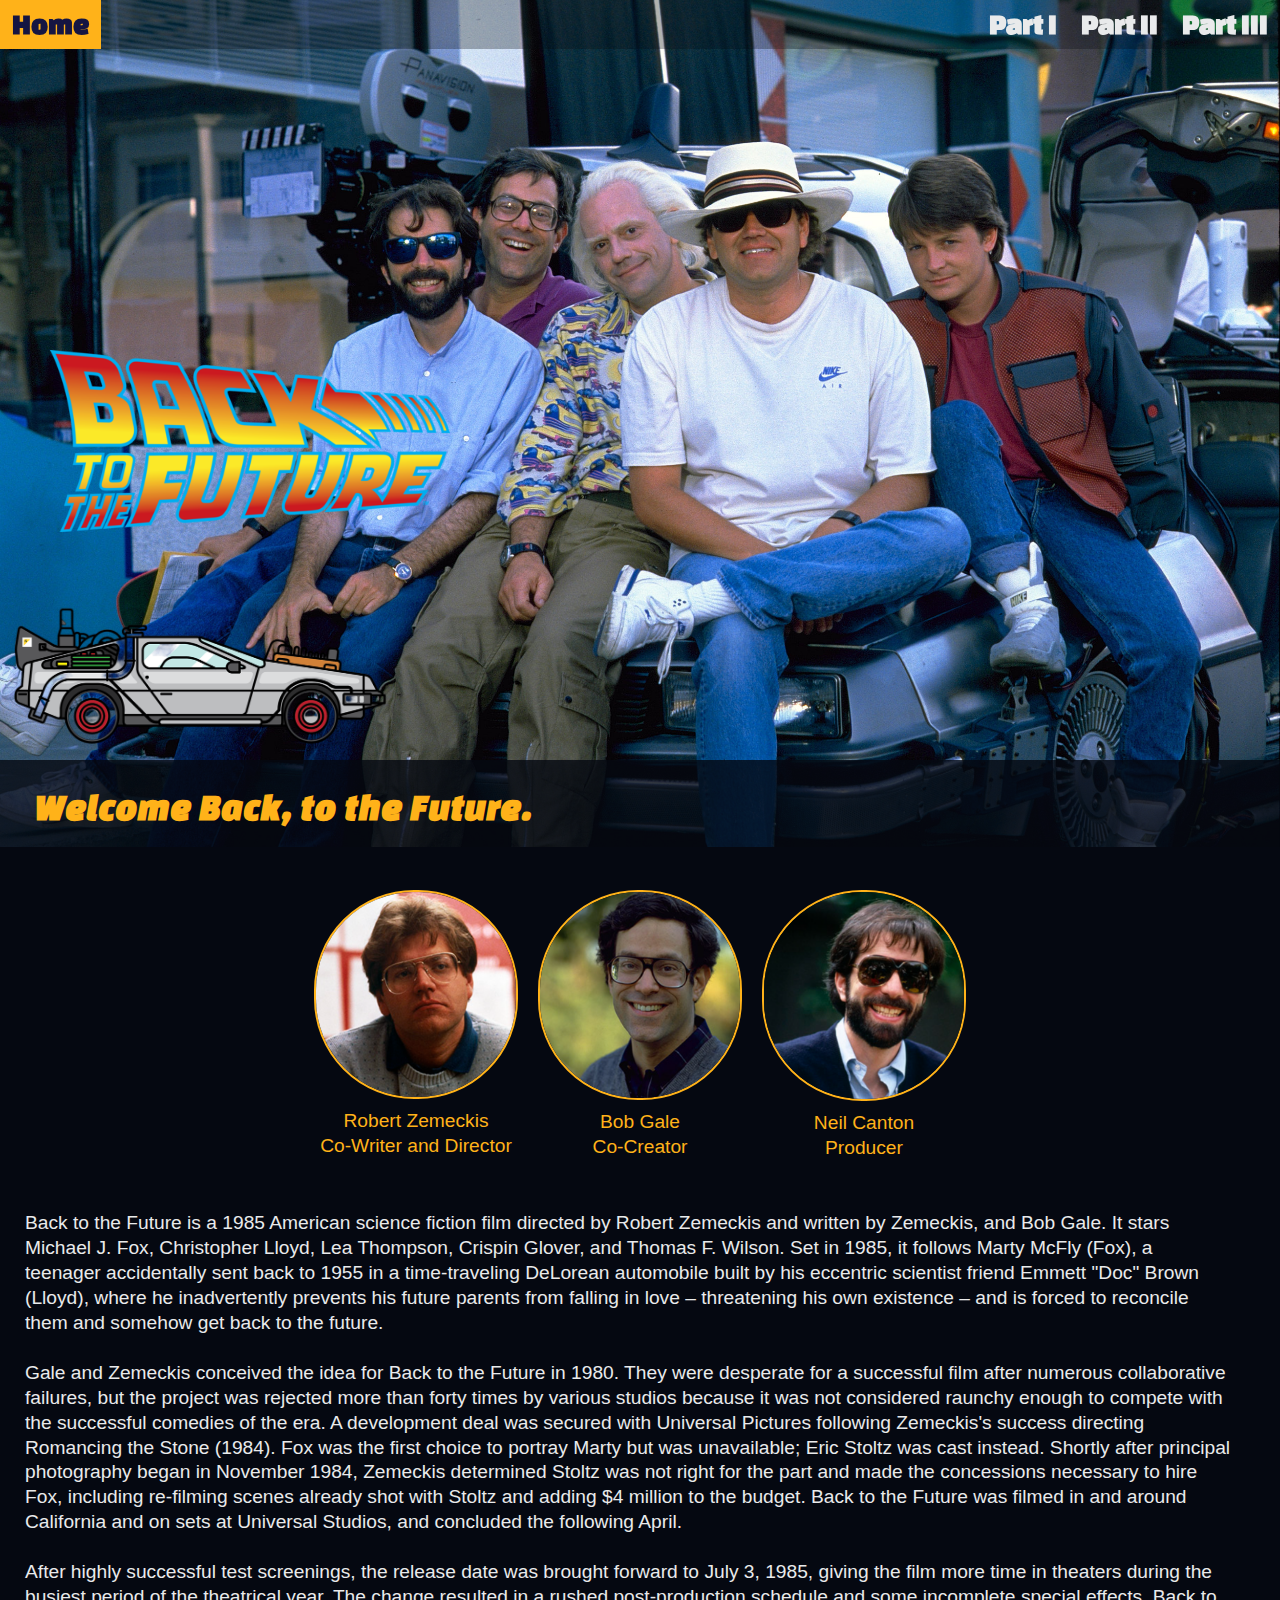
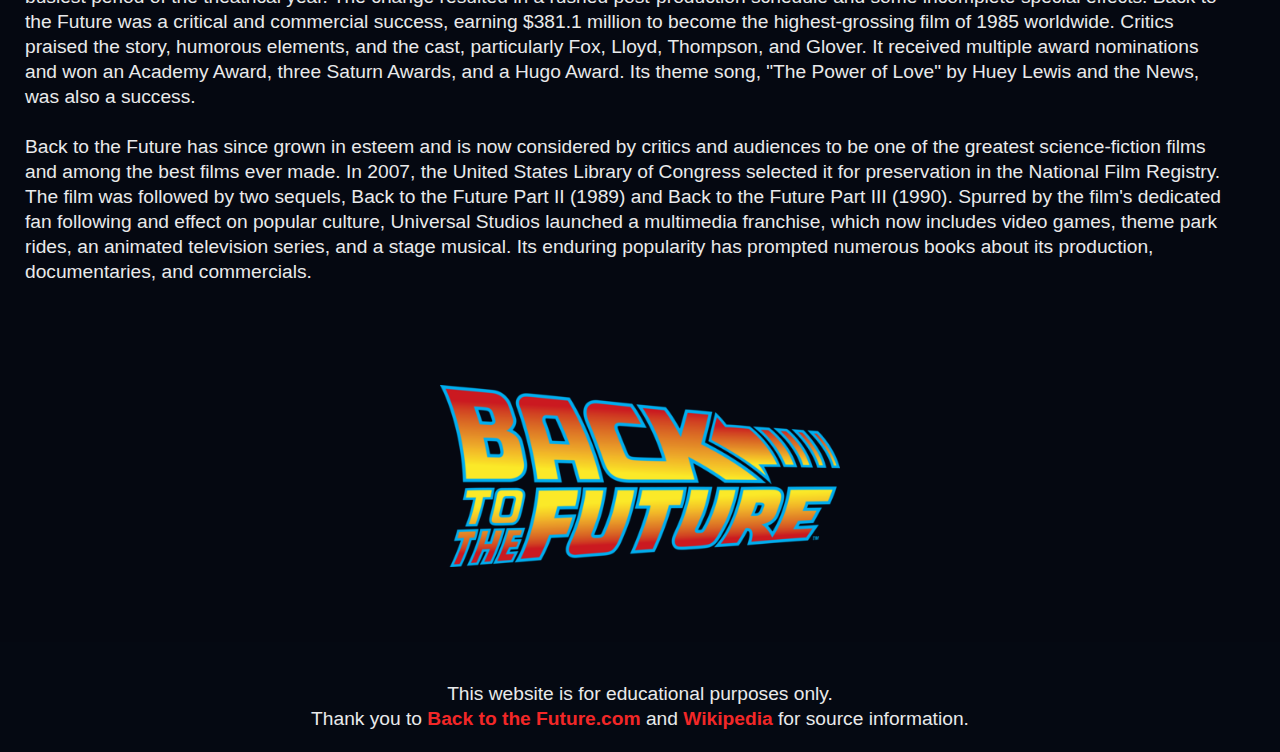
<file: index.html>
<!DOCTYPE html>
<html lang="en">

<head>
    <meta charset="UTF-8">
    <meta http-equiv="X-UA-Compatible" content="IE=edge">
    <meta name="viewport" content="width=device-width, initial-scale=1.0">
    <meta name="description"
        content="Back to the Future, Marty McFly, Doc Brown, Great Scott!, 1.81 Gigawatts, 88MPH, Delorean">

        <link rel="preconnect" href="https://fonts.googleapis.com">
        <link rel="preconnect" href="https://fonts.gstatic.com" crossorigin>
        <link href="https://fonts.googleapis.com/css2?family=Changa+One&display=swap" rel="stylesheet"> 

    <link rel="icon" href="photos/favicon.jpg">
    <link rel="stylesheet" href="styles.css">


    <title>Back to the Future Fan Page</title>
</head>

<body class="body__index">
    <header>
        <nav class="navbar">
            <a class="link navname" href="index.html">Home</a>
            <a class="link" href="part1.html">Part I</a>
            <a class="link" href="part2.html">Part II</a>
            <a class="link" href="part3.html">Part III</a>
        </nav>
    </header>

    <main>
        <section class="intro__p3">
            <img src="./photos/p1-logo.png" class="intro__p1-logo">
        </section>

        <section class="animation">
            <img src="photos/carfinal.png" class="flying" width="400px">
        </section>

        <section> 
            <article class="art__p3">
                <h1>Welcome Back, to the Future.</h1>
        
                    <div class="img__p3-cast-box">
                        <figure>
                            <img src="./photos/Zemeckis.png" class="img__p3-cast" alt="Robert Zemeckis">
                            <figcaption class="img__p3-cast-info">Robert Zemeckis <br>Co-Writer and Director</figcaption>
                        </figure>
                        <figure>
                            <img src="./photos/Gale.png" class="img__p3-cast" alt="Bob Gale">
                            <figcaption class="img__p3-cast-info">Bob Gale <br>Co-Creator</figcaption>
                        </figure>
                        <figure>
                            <img src="./photos/Canton.png" class="img__p3-cast" alt="Neil Canton">
                            <figcaption class="img__p3-cast-info">Neil Canton <br>Producer</figcaption>
                        </figure>
                    </div>                    
                <p class="art__p3-p">
                    Back to the Future is a 1985 American science fiction film directed by Robert Zemeckis and written by Zemeckis, and Bob Gale. It stars Michael J. Fox, Christopher Lloyd, Lea Thompson, Crispin Glover, and Thomas F. Wilson. Set in 1985, it follows Marty McFly (Fox), a teenager accidentally sent back to 1955 in a time-traveling DeLorean automobile built by his eccentric scientist friend Emmett "Doc" Brown (Lloyd), where he inadvertently prevents his future parents from falling in love – threatening his own existence – and is forced to reconcile them and somehow get back to the future.
                </p>
                <p class="art__p3-p">
                    Gale and Zemeckis conceived the idea for Back to the Future in 1980. They were desperate for a successful film after numerous collaborative failures, but the project was rejected more than forty times by various studios because it was not considered raunchy enough to compete with the successful comedies of the era. A development deal was secured with Universal Pictures following Zemeckis's success directing Romancing the Stone (1984). Fox was the first choice to portray Marty but was unavailable; Eric Stoltz was cast instead. Shortly after principal photography began in November 1984, Zemeckis determined Stoltz was not right for the part and made the concessions necessary to hire Fox, including re-filming scenes already shot with Stoltz and adding $4 million to the budget. Back to the Future was filmed in and around California and on sets at Universal Studios, and concluded the following April. 
                </p>
                <p class="art__p3-p">
                    After highly successful test screenings, the release date was brought forward to July 3, 1985, giving the film more time in theaters during the busiest period of the theatrical year. The change resulted in a rushed post-production schedule and some incomplete special effects. Back to the Future was a critical and commercial success, earning $381.1 million to become the highest-grossing film of 1985 worldwide. Critics praised the story, humorous elements, and the cast, particularly Fox, Lloyd, Thompson, and Glover. It received multiple award nominations and won an Academy Award, three Saturn Awards, and a Hugo Award. Its theme song, "The Power of Love" by Huey Lewis and the News, was also a success. 
                </p>
                <p class="art__p3-p">
                    Back to the Future has since grown in esteem and is now considered by critics and audiences to be one of the greatest science-fiction films and among the best films ever made. In 2007, the United States Library of Congress selected it for preservation in the National Film Registry. The film was followed by two sequels, Back to the Future Part II (1989) and Back to the Future Part III (1990). Spurred by the film's dedicated fan following and effect on popular culture, Universal Studios launched a multimedia franchise, which now includes video games, theme park rides, an animated television series, and a stage musical. Its enduring popularity has prompted numerous books about its production, documentaries, and commercials. 
                </p>
                <p>
                    <div class="img__p3-cast-box">
                        <img src="./photos/p1-logo.png" class="intro__p1-logo">
                    </div>
                </p>
                </article>
        </section>

    <footer class="footer__p3">
        This website is for educational purposes only.
        <br>Thank you to
        <a href="https://www.backtothefuture.com/" target="_blank">
            Back to the Future.com
            <span class="screen-reader-link">
                (opens in a new tab)
            </span>
        </a> and <a href="https://en.wikipedia.org/wiki/Back_to_the_Future" target="_blank">
            Wikipedia
            <span class="screen-reader-link">
                (opens in a new tab)
            </span> </a> for source information.
    </footer>
</body>
</html>
</file>
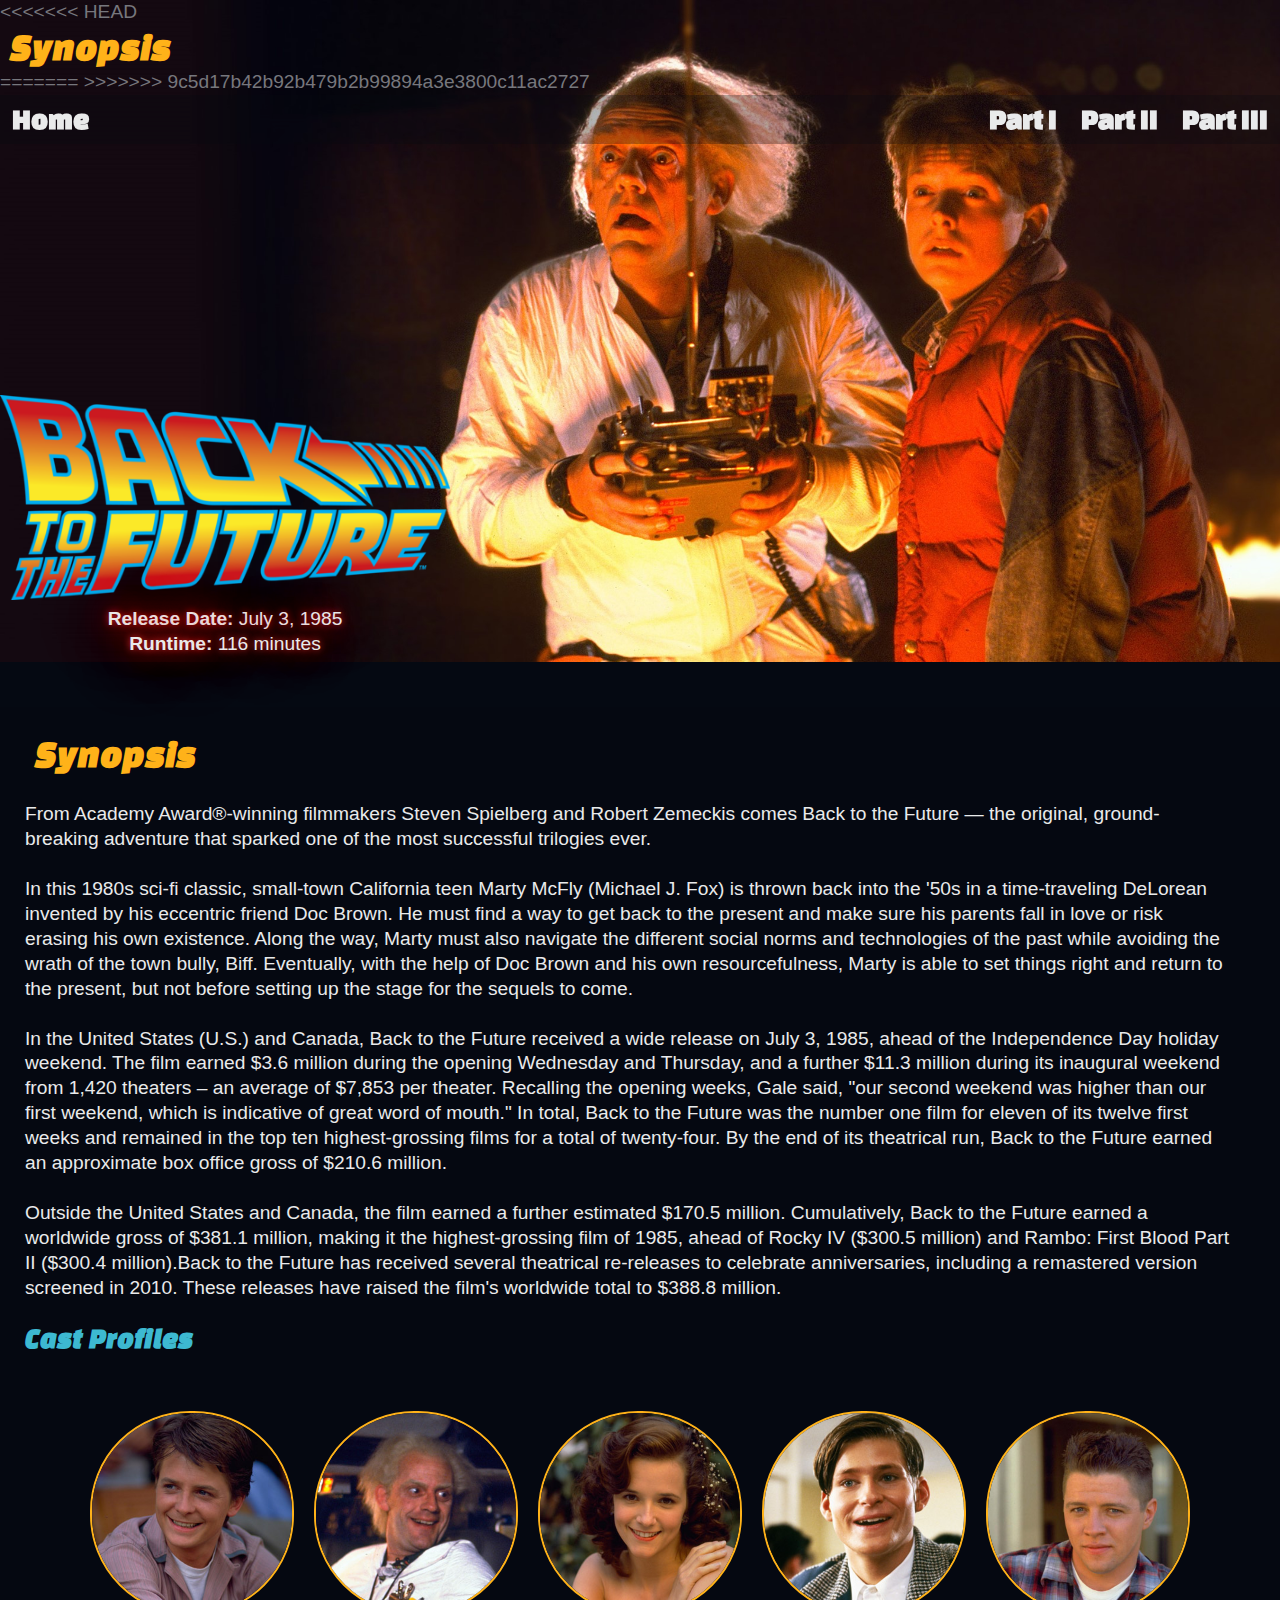
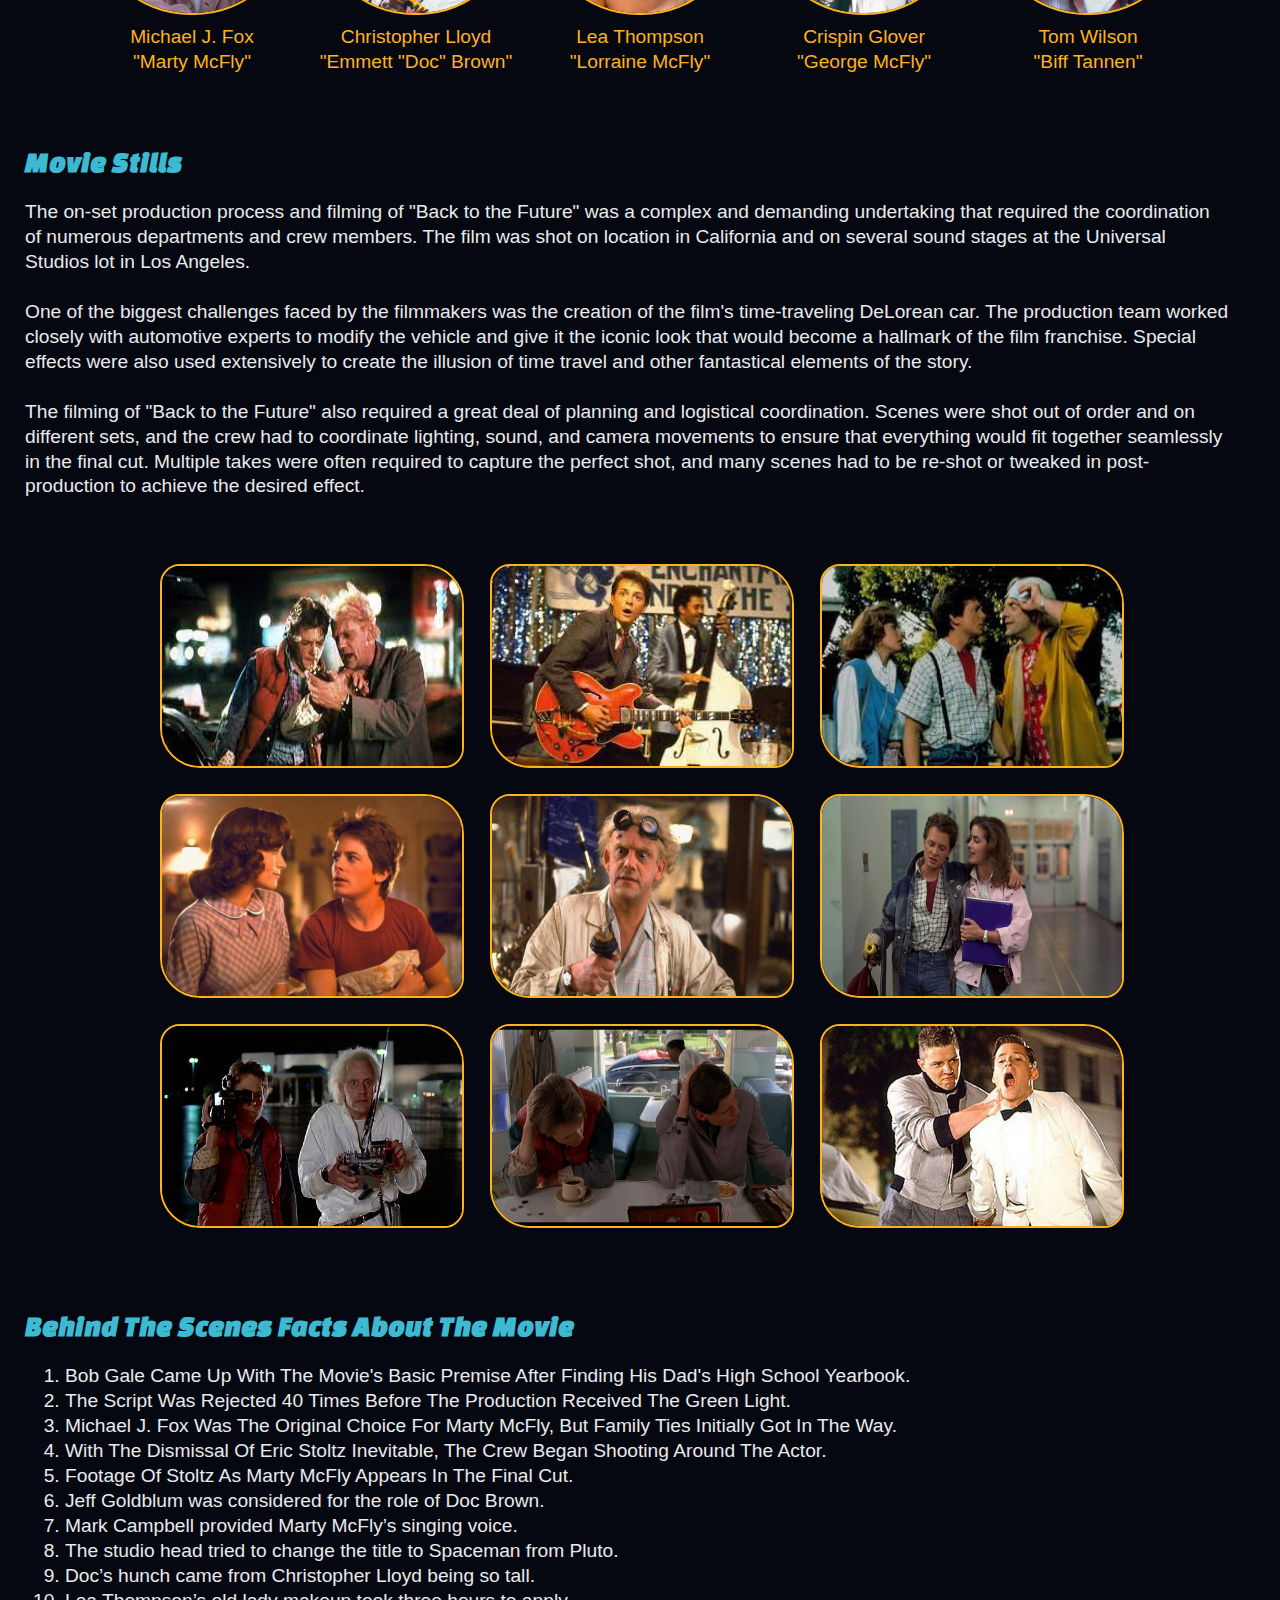
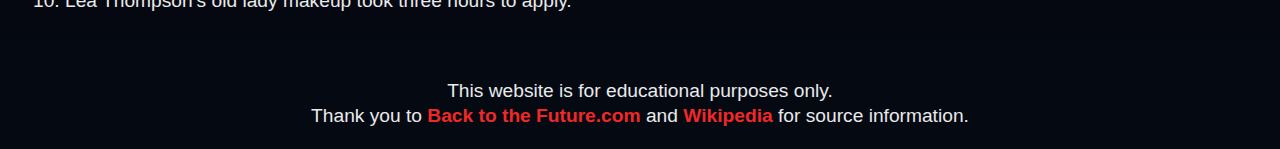
<file: part1.html>
<!DOCTYPE html>
<html lang="en">

<head>
    <meta charset="UTF-8">
    <meta http-equiv="X-UA-Compatible" content="IE=edge">
    <meta name="viewport" content="width=device-width, initial-scale=1.0">
    <meta name="description"
        content="Back to the Future, Marty McFly, Doc Brown, Great Scott!, 1.81 Gigawatts, 88MPH, Delorean">

<<<<<<< HEAD
      <section>
        <article class="art__p1">
          <h1>Synopsis</h1>
=======
    <link rel="preconnect" href="https://fonts.googleapis.com">
    <link rel="preconnect" href="https://fonts.gstatic.com" crossorigin>
    <link href="https://fonts.googleapis.com/css2?family=Changa+One&display=swap" rel="stylesheet">
>>>>>>> 9c5d17b42b92b479b2b99894a3e3800c11ac2727

    <link rel="icon" href="photos/favicon.jpg">
    <link rel="stylesheet" href="styles.css">


    <title>Back to the Future Part I</title>
</head>

<body class="body__p1">
    <header>
        <nav class="navbar">
            <a class="link navname" href="index.html">Home</a>
            <a class="link" href="part1.html">Part I</a>
            <a class="link" href="part2.html">Part II</a>
            <a class="link" href="part3.html">Part III</a>
        </nav>
    </header>

    <main>
        <section class="intro__p3">
            <img src="photos/p1-logo.png" class="intro__p3-logo">
                <p class="intro__p3-logo-p">
                    <strong>Release Date:</strong> July 3, 1985
                    <br><strong>Runtime:</strong> 116 minutes
                </p>
        </section>

        <section>
            <article class="art__p3">
                <h1>Synopsis</h1>
                <p class="art__p3-p">
                    From Academy Award®-winning filmmakers Steven Spielberg and Robert
                    Zemeckis comes Back to the Future — the original, ground-breaking
                    adventure that sparked one of the most successful trilogies ever.
                </p>
                <p class="art__p3-p">
                    In this 1980s sci-fi classic, small-town California teen Marty McFly
                    (Michael J. Fox) is thrown back into the '50s in a time-traveling
                    DeLorean invented by his eccentric friend Doc Brown. He must find a
                    way to get back to the present and make sure his parents fall in
                    love or risk erasing his own existence. Along the way, Marty must
                    also navigate the different social norms and technologies of the
                    past while avoiding the wrath of the town bully, Biff. Eventually,
                    with the help of Doc Brown and his own resourcefulness, Marty is
                    able to set things right and return to the present, but not before
                    setting up the stage for the sequels to come.
                </p>

                <p class="art__p3-p">
                    In the United States (U.S.) and Canada, Back to the Future received
                    a wide release on July 3, 1985, ahead of the Independence Day
                    holiday weekend. The film earned $3.6 million during the opening
                    Wednesday and Thursday, and a further $11.3 million during its
                    inaugural weekend from 1,420 theaters – an average of $7,853 per
                    theater. Recalling the opening weeks, Gale said, "our second weekend
                    was higher than our first weekend, which is indicative of great word
                    of mouth." In total, Back to the Future was the number one film for
                    eleven of its twelve first weeks and remained in the top ten
                    highest-grossing films for a total of twenty-four. By the end of its
                    theatrical run, Back to the Future earned an approximate box office
                    gross of $210.6 million.
                </p>

                <p class="art__p3-p">
                    Outside the United States and Canada, the film earned a further
                    estimated $170.5 million. Cumulatively, Back to the Future earned a
                    worldwide gross of $381.1 million, making it the highest-grossing
                    film of 1985, ahead of Rocky IV ($300.5 million) and Rambo: First
                    Blood Part II ($300.4 million).Back to the Future has received
                    several theatrical re-releases to celebrate anniversaries, including
                    a remastered version screened in 2010. These releases have raised
                    the film's worldwide total to $388.8 million.
                </p>
                <h2>Cast Profiles</h2>
                <div class="img__p3-cast-box">
                    <figure>
                        <img src="./photos/p1_michael-j-fox.jpeg" class="img__p3-cast" alt="Marty McFly">
                        <figcaption class="img__p3-cast-info">
                            Michael J. Fox <br>"Marty McFly"
                        </figcaption>
                    </figure>
                    <figure>
                        <img src="./photos/p1_christopher-lloyd.jpeg" class="img__p3-cast" alt="Emmett Doc Brown">
                        <figcaption class="img__p3-cast-info">
                            Christopher Lloyd <br>"Emmett "Doc" Brown"
                        </figcaption>
                    </figure>
                    <figure>
                        <img src="./photos/p1_lea-thompson.jpeg" class="img__p3-cast" alt="Lorraine McFly">
                        <figcaption class="img__p3-cast-info">
                            Lea Thompson <br>"Lorraine McFly"
                        </figcaption>
                    </figure>
                    <figure>
                        <img src="./photos/p1_crispin-glover.jpeg" class="img__p3-cast" alt="George McFly">
                        <figcaption class="img__p3-cast-info">
                            Crispin Glover <br />"George McFly"
                        </figcaption>
                    </figure>
                    <figure>
                        <img src="./photos/p1_tom-wilson.jpeg" class="img__p3-cast" alt="Biff Tannen">
                        <figcaption class="img__p3-cast-info">
                            Tom Wilson <br />"Biff Tannen"
                        </figcaption>
                    </figure>
                </div>
            </article>
        </section>

        <section>
            <article class="art__p3">
                <h2>Movie Stills</h2>
                <p class="art__p3-p">
                    The on-set production process and filming of "Back to the Future"
                    was a complex and demanding undertaking that required the
                    coordination of numerous departments and crew members. The film was
                    shot on location in California and on several sound stages at the
                    Universal Studios lot in Los Angeles.
                </p>
                <p class="art__p3-p">
                    One of the biggest challenges faced by the filmmakers was the
                    creation of the film's time-traveling DeLorean car. The production
                    team worked closely with automotive experts to modify the vehicle
                    and give it the iconic look that would become a hallmark of the film
                    franchise. Special effects were also used extensively to create the
                    illusion of time travel and other fantastical elements of the story.
                </p>
                <p class="art__p3-p">
                    The filming of "Back to the Future" also required a great deal of
                    planning and logistical coordination. Scenes were shot out of order
                    and on different sets, and the crew had to coordinate lighting,
                    sound, and camera movements to ensure that everything would fit
                    together seamlessly in the final cut. Multiple takes were often
                    required to capture the perfect shot, and many scenes had to be
                    re-shot or tweaked in post-production to achieve the desired effect.
                </p>
            </article>
            <article class="art__p3-imgs">
                <div class="img__p3-wrap">
                    <div class="img__p3-box">
                        <img class="img__p3-box-img" src="./photos/p1_final-scene.jpeg"
                            alt="Doc Brown and McFly final scene." />
                        <div class="img__p3-caption">
                            <p class="img__p1-caption-p">
                                Doc Brown and Marty Mcfly are waiting for the storm to start.
                            </p>
                        </div>
                    </div>

                    <div class="img__p3-box">
                        <img class="img__p3-box-img" src="./photos/p1_mcfly_stage.jpeg" alt="Marty on a stage." />
                        <div class="img__p3-caption">
                            <p class="img__p3-caption-p">McFly performing at the dance.</p>
                        </div>
                    </div>

                    <div class="img__p3-box">
                        <img class="img__p3-box-img" src="./photos/p1_doc-from-future.jpeg"
                            alt="Doc Brown witrh Marty and his girlfriend." />
                        <div class="img__p3-caption">
                            <p class="img__p3-caption-p">
                                Doc Brown returned back from the future to help Marty change
                                his destiny.
                            </p>
                        </div>
                    </div>

                    <div class="img__p3-box">
                        <img class="img__p3-box-img" src="./photos/p1_marty-with-mom.jpeg"
                            alt="Marty with his mom in the past." />
                        <div class="img__p3-caption">
                            <p class="img__p3-caption-p">
                                Marty wakes up in his mom bedroom when she was was his age.
                            </p>
                        </div>
                    </div>

                    <div class="img__p3-box">
                        <img class="img__p3-box-img" src="./photos/p1_great-scott.jpeg"
                            alt="Doc doing another experiment." />
                        <div class="img__p3-caption">
                            <p class="img__p3-caption-p">
                                Doc says his favourite expression "Great Scott!"
                            </p>
                        </div>
                    </div>

                    <div class="img__p3-box">
                        <img class="img__p3-box-img" src="./photos/p1_marty-with-gf.jpeg"
                            alt="Marty with his girlfriend." />
                        <div class="img__p3-caption">
                            <p class="img__p3-caption-p">
                                Marty and his grlfriend in the highschool hallway.
                            </p>
                        </div>
                    </div>

                    <div class="img__p3-box">
                        <img class="img__p3-box-img" src="./photos/p1_first-time-travel.jpeg"
                            alt="Marty and Doc at the mall recording first time travel." />
                        <div class="img__p3-caption">
                            <p class="img__p3-caption-p">
                                Marty and Doc recording Einstein's first ride to the future
                                and back.
                            </p>
                        </div>
                    </div>

                    <div class="img__p3-box">
                        <img class="img__p3-box-img" src="./photos/p1_dad-mcfly.jpeg"
                            alt="Marty meets his dad at a young age." />
                        <div class="img__p3-caption">
                            <p class="img__p3-caption-p">
                                Marty meets his young dad at the diner for the first time.
                            </p>
                        </div>
                    </div>

                    <div class="img__p3-box">
                        <img class="img__p3-box-img" src="./photos/p1_biff-mcfly.jpeg"
                            alt="Biff and George Mcfly on a parking lot fighting " />
                        <div class="img__p3-caption">
                            <p class="img__p3-caption-p">
                                Biff and George McFly are fighting on a parking lot during the
                                dance.
                            </p>
                        </div>
                    </div>
                </div>
            </article>
        </section>

        <section>
            <article class="art__p3">
                <h2>Behind The Scenes Facts About The Movie</h2>
                <p class="art__p3-p">
                    <ol>
                        <li>
                            Bob Gale Came Up With The Movie's Basic Premise After Finding His Dad's High School Yearbook.
                        </li>
                        <li>
                            The Script Was Rejected 40 Times Before The Production Received The Green Light.
                        </li>   
                        <li>
                            Michael J. Fox Was The Original Choice For Marty McFly, But Family Ties Initially Got In The Way.
                        </li>
                        <li> 
                            With The Dismissal Of Eric Stoltz Inevitable, The Crew Began Shooting Around The Actor.
                        </li>
                        <li>
                            Footage Of Stoltz As Marty McFly Appears In The Final Cut.
                        </li>
                        <li>
                            Jeff Goldblum was considered for the role of Doc Brown.
                        </li>
                        <li>
                            Mark Campbell provided Marty McFly’s singing voice.
                        </li>
                        <li>
                            The studio head tried to change the title to Spaceman from Pluto.
                        </li>
                        <li>
                            Doc’s hunch came from Christopher Lloyd being so tall.
                        </li>
                        <li>
                            Lea Thompson’s old lady makeup took three hours to apply.
                        </li>
                    </ol>
                </p>
            </article>
        </section>
    </main>

    <footer class="footer__p3">
        This website is for educational purposes only.
        <br>Thank you to
        <a href="https://www.backtothefuture.com/" target="_blank">
            Back to the Future.com
            <span class="screen-reader-link">
                (opens in a new tab)
            </span>
        </a> and <a href="https://en.wikipedia.org/wiki/Back_to_the_Future" target="_blank">
            Wikipedia
            <span class="screen-reader-link">
                (opens in a new tab)
            </span> </a> for source information.
    </footer>
</body>

</html>
</file>
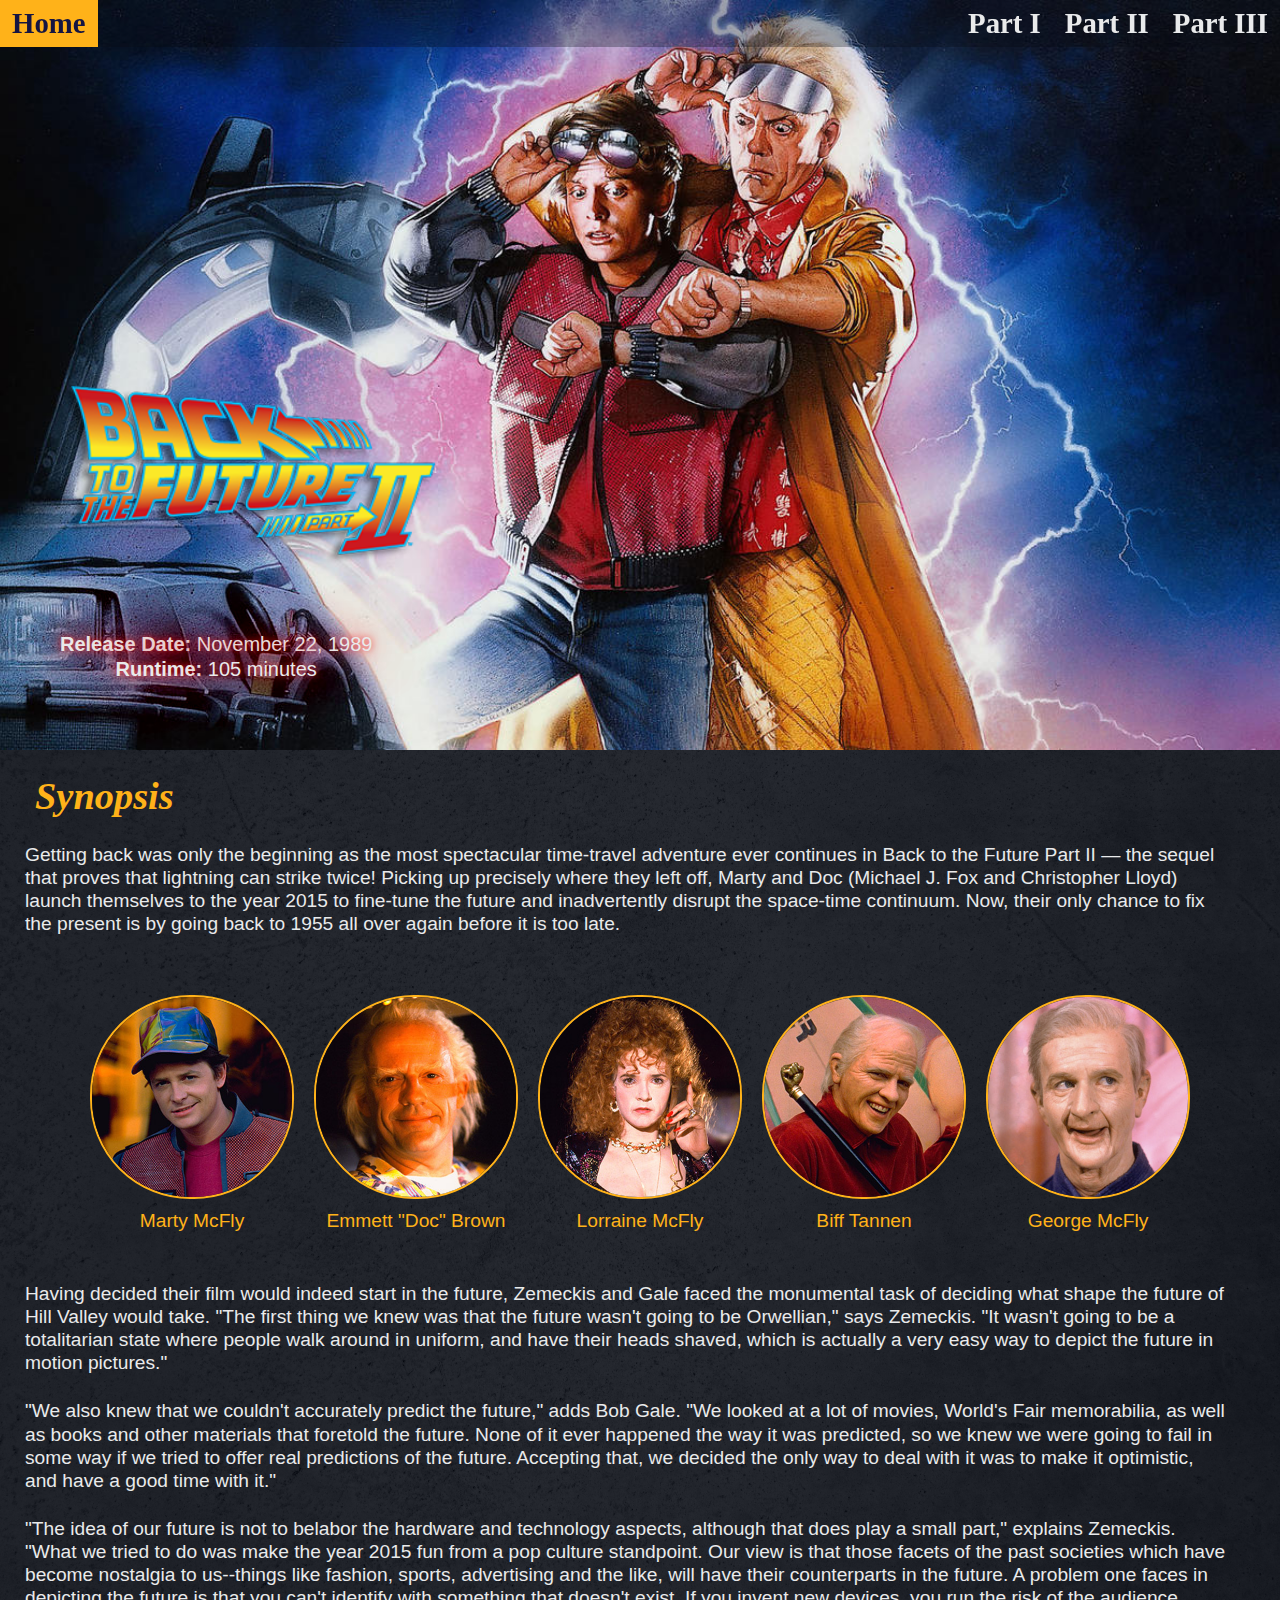
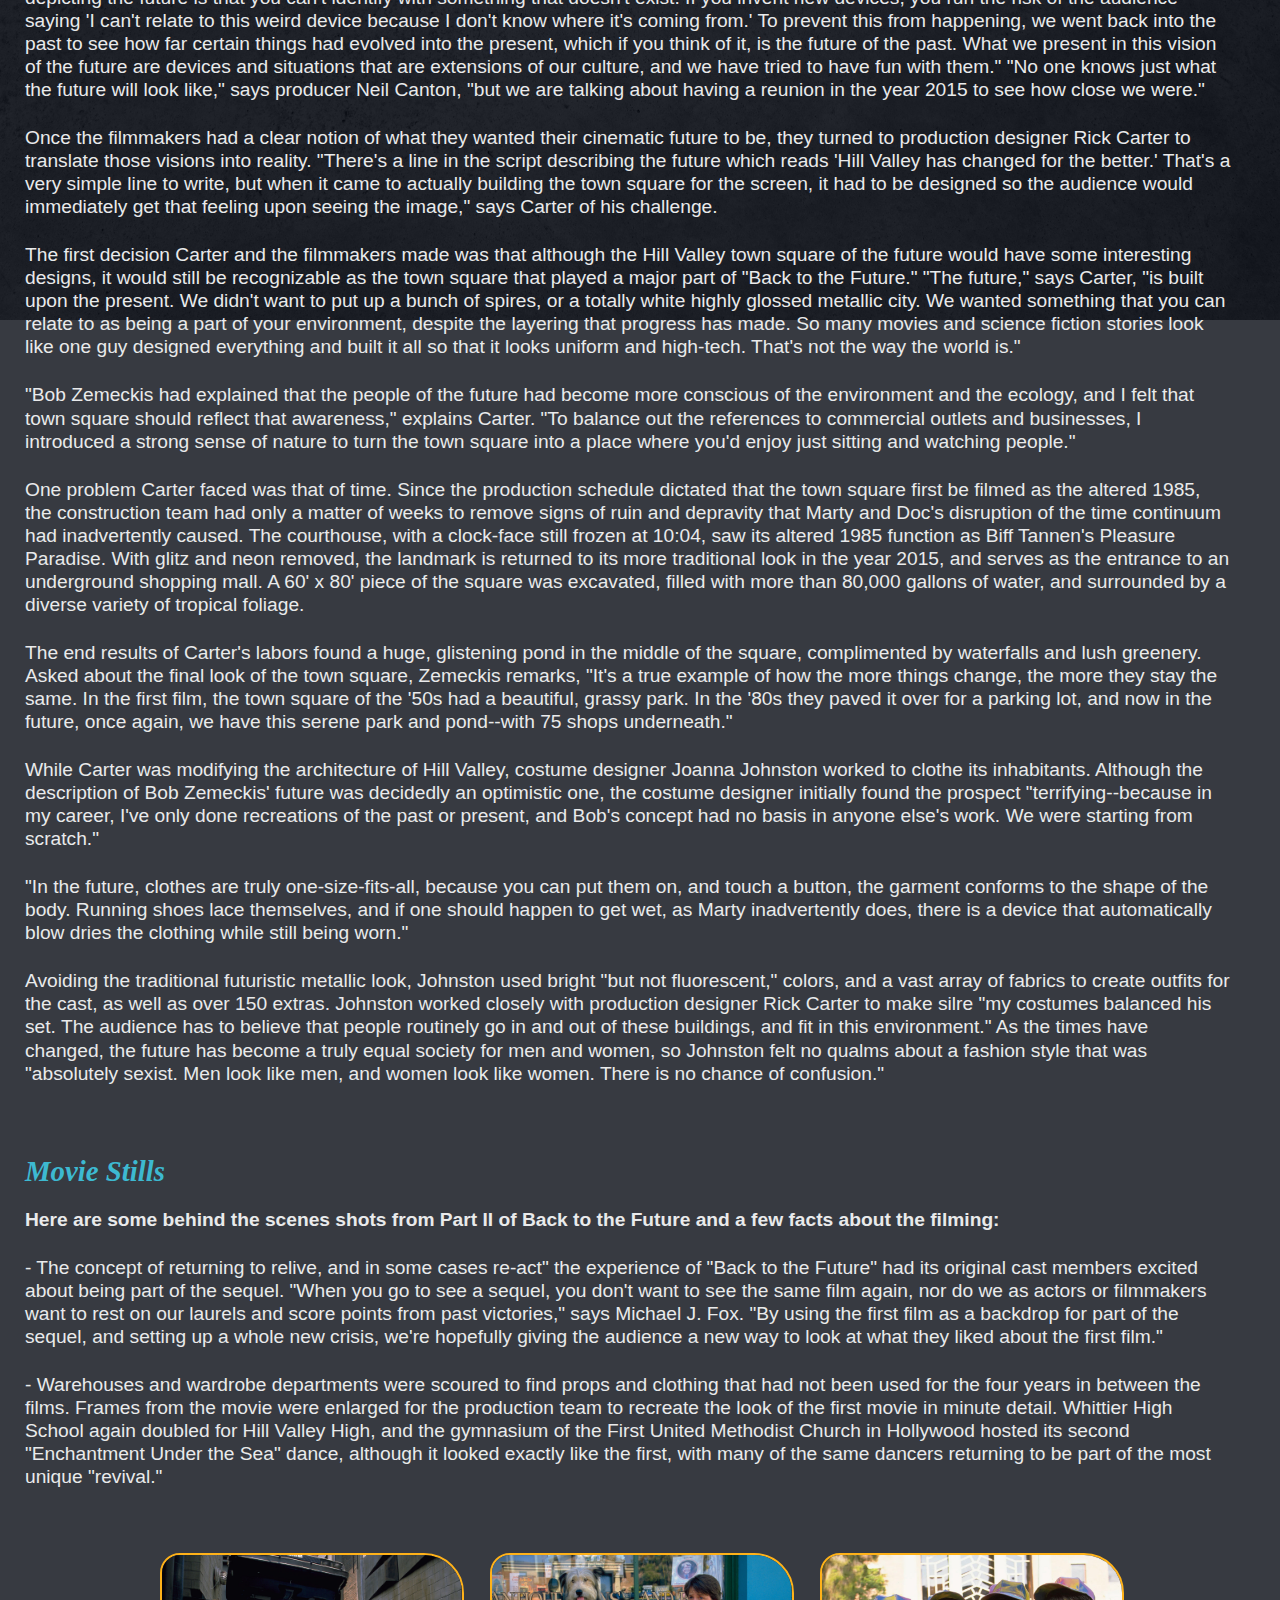
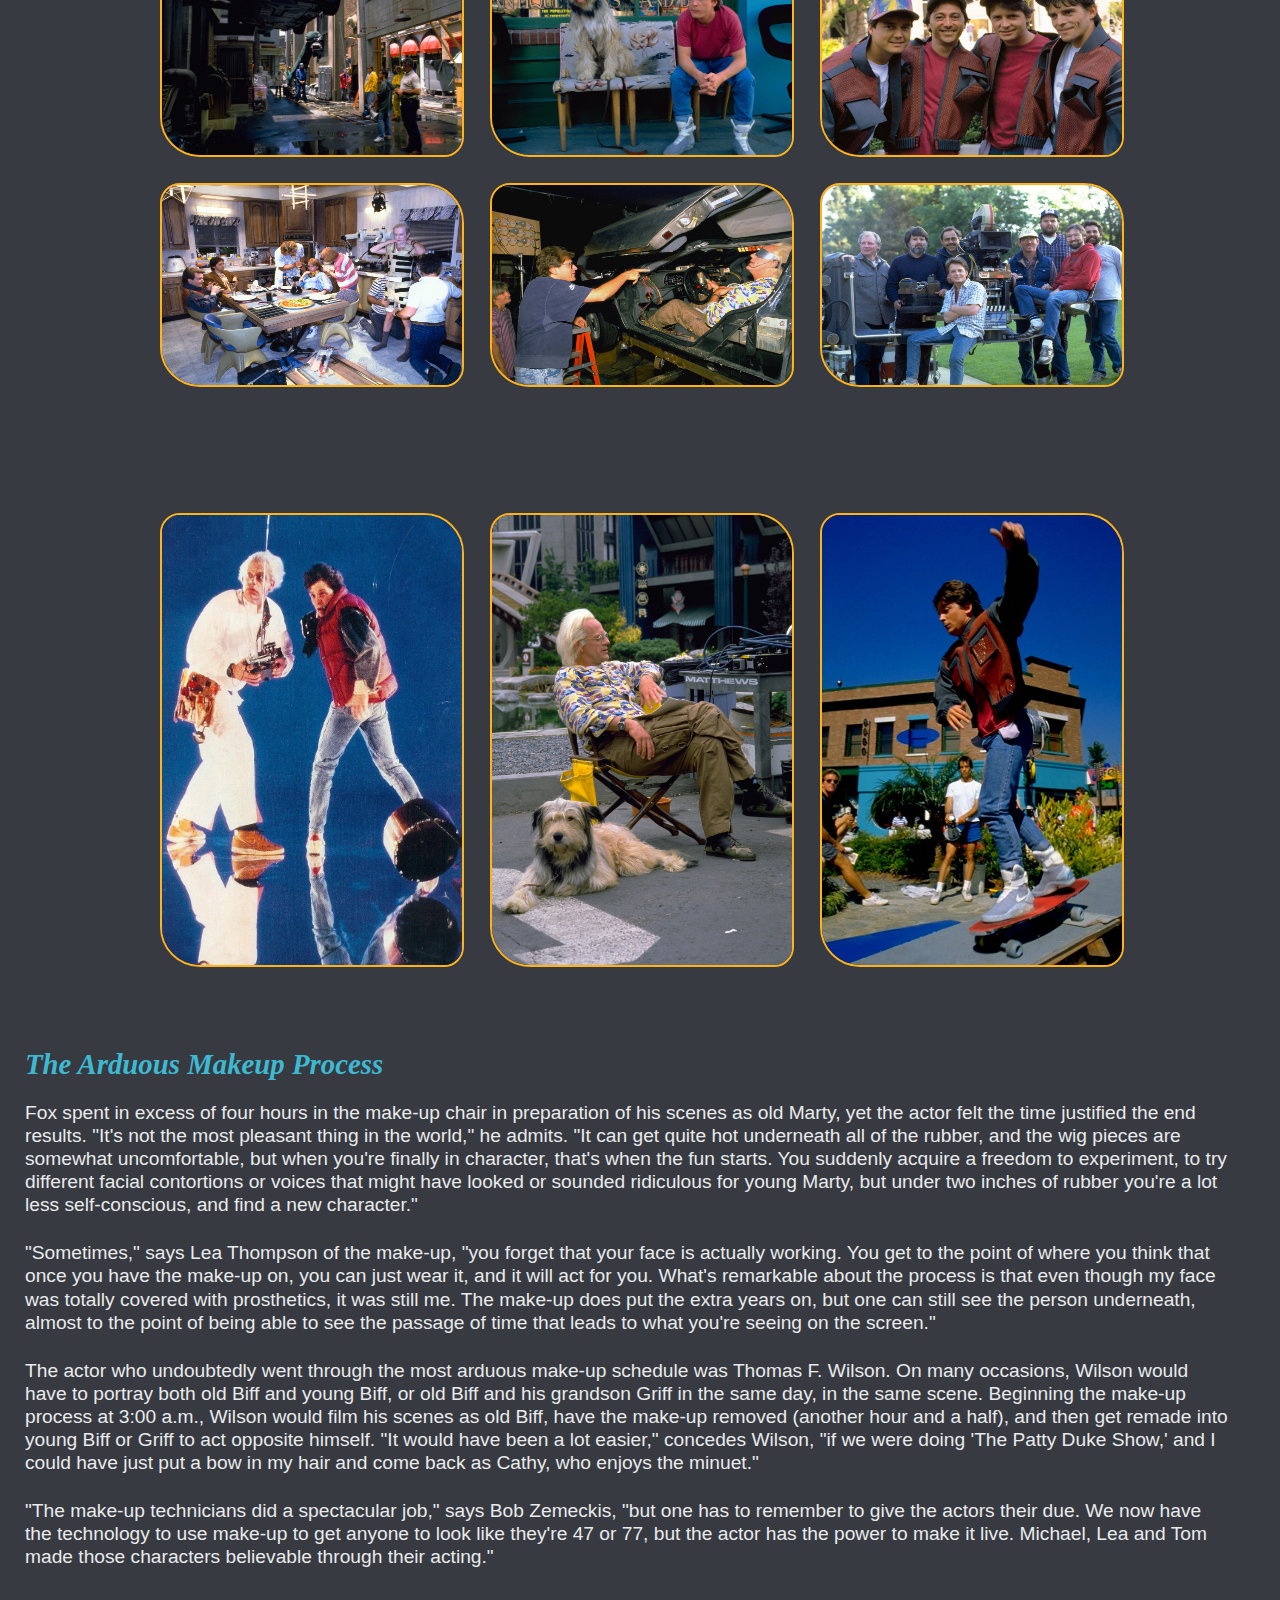
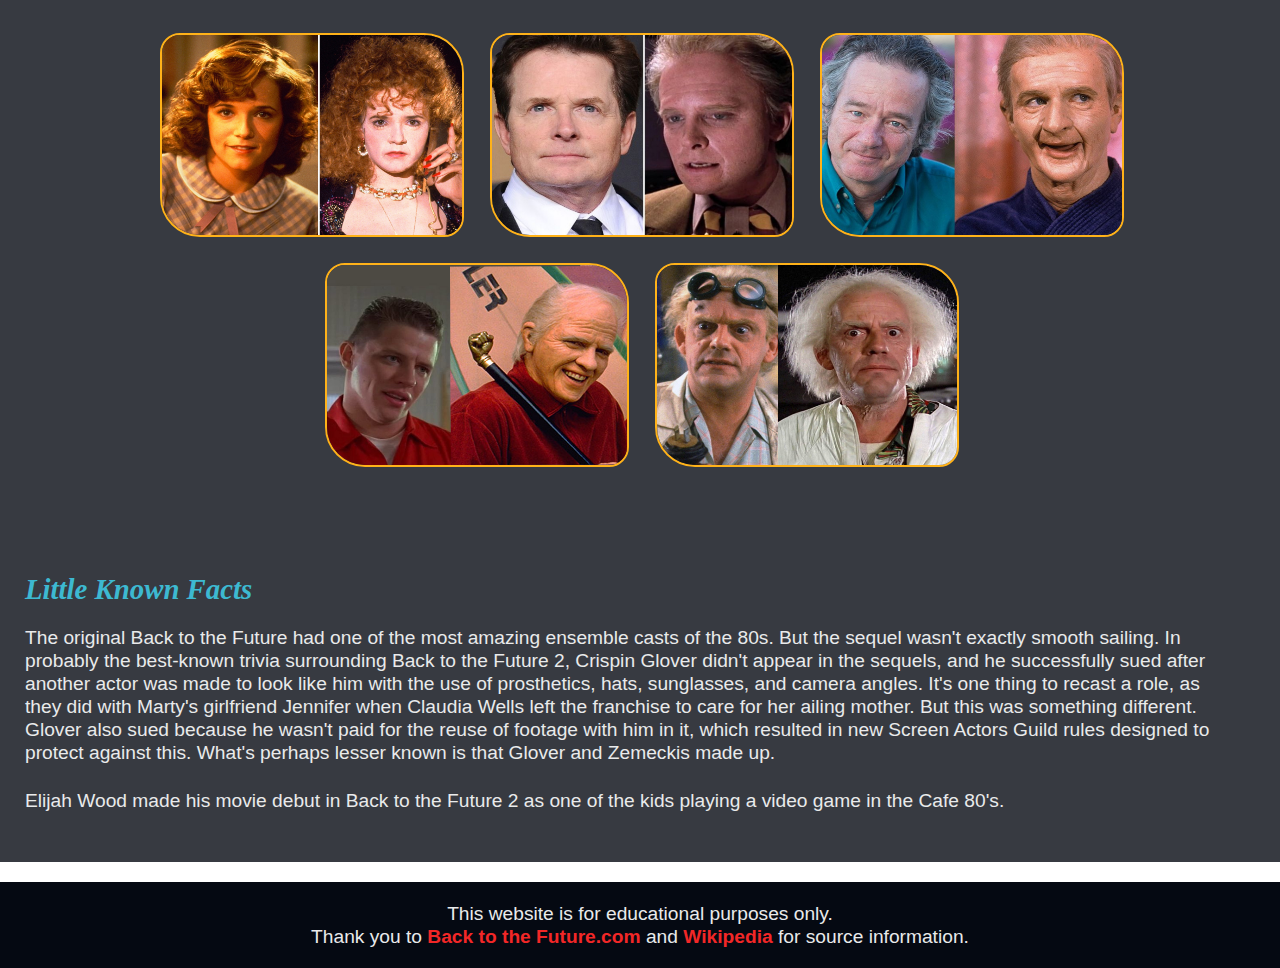
<file: part2.html>
<!DOCTYPE html>
<html lang="en">

<head>
    <meta charset="UTF-8">
    <meta http-equiv="X-UA-Compatible" content="IE=edge">
    <meta name="viewport" content="width=device-width, initial-scale=1.0">
    <meta name="description"
        content="Back to the Future II, Marty McFly, Doc Brown, and Biff Tannen blast off into the future.">
    <link rel="icon" href="photos/favicon.jpg">
    <link rel="stylesheet" href="styles.css">


    <title>Back to the Future Part II</title>
</head>

<body class="body__p2">
         <header>
        <nav class="navbar">
            <a class="link navname" href="index.html">Home</a>
            <a class="link" href="part1.html">Part I</a>
            <a class="link" href="part2.html">Part II</a>
            <a class="link" href="part3.html">Part III</a>
        </nav>
    </header>
       
    <main>
        <section id=hero class="intro__p2">
            <img src="photos/bttf2logo small.png" class="intro__p2-logo">
            <p class="intro__p2-logo-p"><strong>Release Date: </strong>November 22, 1989
                <br><strong>Runtime: </strong>105 minutes
            </p>
        </section>

        <section>
            <article class="art__p3">
                <h1>Synopsis</h1>
                <p class="art__p3-p">
                    Getting back was only the beginning as the most spectacular time-travel adventure ever continues in Back to the Future Part II — the sequel that proves that lightning can strike twice!
                    Picking up precisely where they left off, Marty and Doc (Michael J. Fox and Christopher Lloyd)  launch themselves to the year 2015 to fine-tune the future and  inadvertently disrupt the space-time continuum. Now, their only chance  to fix the present is by going back to 1955 all over again before it is too late.
                </p>
                    <div class="img__p3-cast-box">
                        <figure>
                            <img src="photos/michael-j-fox-bttf2_300x300.jpg" class="img__p2-cast" alt="Michael J. Fox as Marty McFly"> 
                            <figcaption class="img__p2-cast-info">Marty McFly</figcaption>
                        </figure>
                        <figure>
                            <img src="photos/christopher-lloyd-bttf2_300x300.jpg" class="img__p2-cast" alt="Christopher Lloyd as Emmett Doc Brown">
                            <figcaption class="img__p2-cast-info">Emmett "Doc" Brown</figcaption>
                        </figure>
                        <figure>
                            <img src="photos/lea-thompson-bttf2_300x300.jpg" class="img__p2-cast" alt="Lea Thompson as Lorraine McFly">
                            <figcaption class="img__p2-cast-info">Lorraine McFly</figcaption>
                        </figure>
                        <figure>
                            <img src="photos/thomas-f-wilson-bttf2_300x300.jpg" class="img__p2-cast" alt="Tom Wilson as Biff Tannen">
                            <figcaption class="img__p2-cast-info">Biff Tannen</figcaption>
                        </figure>
                        <figure>
                            <img src="photos/jeffrey-weissman_300x300.jpg" class="img__p2-cast" alt="Jeffrey Weissman as George McFly">
                            <figcaption class="img__p2-cast-info">George McFly</figcaption>
                        </figure>
                    </div>                    
                <p class="art__p3-p">
                    Having decided their film would indeed start in the future, Zemeckis and Gale faced the monumental task of deciding what shape the future of Hill Valley would take. "The first thing we knew was that the future wasn't going to be Orwellian," says Zemeckis. "It wasn't going to be a totalitarian state where people walk around in uniform, and have their heads shaved, which is actually a very easy way to depict the future in motion pictures." 
                </p>
                   
                <p class="art__p3-p">  
                    "We also knew that we couldn't accurately predict the future," adds Bob Gale. "We looked at a lot of movies, World's Fair memorabilia, as well as books and other materials that foretold the future. None of it ever happened the way it was predicted, so we knew we were going to fail in some way if we tried to offer real predictions of the future. Accepting that, we decided the only way to deal with it was to make it optimistic, and have a good time with it."
                </p>  
                <p class="art__p3-p">
                     "The idea of our future is not to belabor the hardware and technology aspects, although that does play a small part," explains Zemeckis. "What we tried to do was make the year 2015 fun from a pop culture standpoint. Our view is that those facets of the past societies which have become nostalgia to us--things like fashion, sports, advertising and the like, will have their counterparts in the future. A problem one faces in depicting the future is that you can't identify with something that doesn't exist. If you invent new devices, you run the risk of the audience saying 'I can't relate to this weird device because I don't know where it's coming from.' To prevent this from happening, we went back into the past to see how far certain things had evolved into the present, which if you think of it, is the future of the past. What we present in this vision of the future are devices and situations that are extensions of our culture, and we have tried to have fun with them." "No one knows just what the future will look like," says producer Neil Canton, "but we are talking about having a reunion in the year 2015 to see how close we were."
                </p>    
                <p class="art__p3-p">
                    Once the filmmakers had a clear notion of what they wanted their cinematic future to be, they turned to production designer Rick Carter to translate those visions into reality. "There's a line in the script describing the future which reads 'Hill Valley has changed for the better.' That's a very simple line to write, but when it came to actually building the town square for the screen, it had to be designed so the audience would immediately get that feeling upon seeing the image," says Carter of his challenge.
                </p>    
                <p class="art__p3-p">
                    The first decision Carter and the filmmakers made was that although the Hill Valley town square of the future would have some interesting designs, it would still be recognizable as the town square that played a major part of "Back to the Future." "The future," says Carter, "is built upon the present. We didn't want to put up a bunch of spires, or a totally white highly glossed metallic city. We wanted something that you can relate to as being a part of your environment, despite the layering that progress has made. So many movies and science fiction stories look like one guy designed everything and built it all so that it looks uniform and high-tech. That's not the way the world is."
                </p>   
                <p class="art__p3-p">
                    "Bob Zemeckis had explained that the people of the future had become more conscious of the environment and the ecology, and I felt that town square should reflect that awareness," explains Carter. "To balance out the references to commercial outlets and businesses, I introduced a strong sense of nature to turn the town square into a place where you'd enjoy just sitting and watching people."
                </p>   
                <p class="art__p3-p">
                    One problem Carter faced was that of time. Since the production schedule dictated that the town square first be filmed as the altered 1985, the construction team had only a matter of weeks to remove signs of ruin and depravity that Marty and Doc's disruption of the time continuum had inadvertently caused. The courthouse, with a clock-face still frozen at 10:04, saw its altered 1985 function as Biff Tannen's Pleasure Paradise. With glitz and neon removed, the landmark is returned to its more traditional look in the year 2015, and serves as the entrance to an underground shopping mall. A 60' x 80' piece of the square was excavated, filled with more than 80,000 gallons of water, and surrounded by a diverse variety of tropical foliage.
                </p>   
                <p class="art__p3-p">
                    The end results of Carter's labors found a huge, glistening pond in the middle of the square, complimented by waterfalls and lush greenery. Asked about the final look of the town square, Zemeckis remarks, "It's a true example of how the more things change, the more they stay the same. In the first film, the town square of the '50s had a beautiful, grassy park. In the '80s they paved it over for a parking lot, and now in the future, once again, we have this serene park and pond--with 75 shops underneath."
                </p>   
                <p class="art__p3-p">
                    While Carter was modifying the architecture of Hill Valley, costume designer Joanna Johnston worked to clothe its inhabitants. Although the description of Bob Zemeckis' future was decidedly an optimistic one, the costume designer initially found the prospect "terrifying--because in my career, I've only done recreations of the past or present, and Bob's concept had no basis in anyone else's work. We were starting from scratch."
                </p>  
                <p class="art__p3-p">
                    "In the future, clothes are truly one-size-fits-all, because you can put them on, and touch a button, the garment conforms to the shape of the body. Running shoes lace themselves, and if one should happen to get wet, as Marty inadvertently does, there is a device that automatically blow dries the clothing while still being worn."
                </p>   
                <p class="art__p3-p">
                    Avoiding the traditional futuristic metallic look, Johnston used bright "but not fluorescent," colors, and a vast array of fabrics to create outfits for the cast, as well as over 150 extras. Johnston worked closely with production designer Rick Carter to make silre "my costumes balanced his set. The audience has to believe that people routinely go in and out of these buildings, and fit in this environment." As the times have changed, the future has become a truly equal society for men and women, so Johnston felt no qualms about a fashion style that was "absolutely sexist. Men look like men, and women look like women. There is no chance of confusion."
                </p>
            </article>
        </section>

        <section>
            <article class="art__p3">
                <h2>Movie Stills</h2>
                <p class="art__p3-p">
                    <strong>Here are some behind the scenes shots from Part II of Back to the Future and a few facts about the filming:</strong> 
                </p>
                <p class="art__p3-p">
                    - The concept of returning to relive, and in some cases re-act" the experience of "Back to the Future" had its original cast members excited about being part of the sequel. "When you go to see a sequel, you don't want to see the same film again, nor do we as actors or filmmakers want to rest on our laurels and score points from past victories," says Michael J. Fox. "By using the first film as a backdrop for part of the sequel, and setting up a whole new crisis, we're hopefully giving the audience a new way to look at what they liked about the first film."
                    </p>
                <p class="art__p3-p">
                    - Warehouses and wardrobe departments were scoured to find props and clothing that had not been used for the four years in between the films. Frames from the movie were enlarged for the production team to recreate the look of the first movie in minute detail. Whittier High School again doubled for Hill Valley High, and the gymnasium of the First United Methodist Church in Hollywood hosted its second "Enchantment Under the Sea" dance, although it looked exactly like the first, with many of the same dancers returning to be part of the most unique "revival."
                </p>
            </article>
            <article class="art__p3-imgs">
                <div class="img__p3-wrap">
                    <div class="img__p3-box">
                        <img class="img__p3-box-img" src="photos/bttf2-behind scenes.jpg" alt="Making the DeLorean 'fly'.">
                        <div class="img__p3-caption">
                            <p class="img__p3-caption-p">
                                How they made the DeLorean "fly".
                            </p>
                        </div>
                    </div>

                    <div class="img__p3-box">
                        <img class="img__p3-box-img" src="photos/bttf2-mcflyanddog.jpg" alt="Marty and dog.">
                        <div class="img__p3-caption">
                            <p class="img__p3-caption-p">
                                Fox relaxing with his furry co-star.
                            </p>
                        </div>
                    </div>

                    <div class="img__p3-box">
                        <img class="img__p3-box-img" src="photos/michael and stunt doubles.jpg" alt="Michael and his stunt doubles.">
                        <div class="img__p3-caption">
                            <p class="img__p3-caption-p">
                                Fox with his stunt doubles.
                            </p>
                        </div>
                    </div>

                    <div class="img__p3-box">
                        <img class="img__p3-box-img" src="photos/behind the scenes hair and makeup.jpg" alt="Cast getting into costume and makeup.">
                        <div class="img__p3-caption">
                            <p class="img__p3-caption-p">
                                Costume and makeup preperations behind the scenes. 
                            </p>
                        </div>
                    </div>

                    <div class="img__p3-box">
                        <img class="img__p3-box-img" src="photos/behind ts in car.jpg" alt="Lloyd inside the DeLorean">
                        <div class="img__p3-caption">
                            <p class="img__p3-caption-p">
                                Lloyd receiving direction on his performance inside the Delorean. 
                            </p>
                        </div>
                    </div>
                       
                    <div class="img__p3-box">
                        <img class="img__p3-box-img" src="photos/behind the scenes with camera crew.jpg" alt="Fox with the camera crew.">
                        <div class="img__p3-caption">
                            <p class="img__p3-caption-p">
                                Fox posing with the camera crew.
                            </p>
                        </div>
                    </div>
            
            </article>
                
            <article class="vimages">
                    <div class="img__p3-boxv">
                        <img class="img__p3-box-imgv" src="photos/filming on blue screen.jpg" alt="Lloyd and Fox behind the scenes.">
                        <div class="img__p3-captionv">
                            <p class="img__p3-caption-pv">
                                Lloyd and Fox filming showing how they filmed the scene from BTTFI with the flames on the road.
                            </p>
                        </div>
                    </div>

                    <div class="img__p3-boxv">
                        <img class="img__p3-box-imgv" src="photos/doc behind the scenes.jpg" alt="Lloyd relaxing behind the scenes.">
                        <div class="img__p3-captionv">
                            <p class="img__p3-caption-pv">
                                Lloyd relaxing behind the scenes.
                            </p>
                        </div>
                    </div>

                    <div class="img__p3-boxv">
                        <img class="img__p3-box-imgv" src="photos/bts skateboard.jpg" alt="Marty skateboarding.">
                        <div class="img__p3-captionv">
                            <p class="img__p3-caption-pv">
                                Fox working on his skateboarding skills.
                            </p>
                        </div>
                    </div>
                </div>
            </article>
        </section>

        <section>
            <article class="art__p3">
                <h2>The Arduous Makeup Process</h2>
                <p class="art__p3-p">
                    Fox spent in excess of four hours in the make-up chair in preparation of his scenes as old Marty, yet the actor felt the time justified the end results. "It's not the most pleasant thing in the world," he admits. "It can get quite hot underneath all of the rubber, and the wig pieces are somewhat uncomfortable, but when you're finally in character, that's when the fun starts. You suddenly acquire a freedom to experiment, to try different facial contortions or voices that might have looked or sounded ridiculous for young Marty, but under two inches of rubber you're a lot less self-conscious, and find a new character." </p>

                <p class="art__p3-p">"Sometimes," says Lea Thompson of the make-up, "you forget that your face is actually working. You get to the point of where you think that once you have the make-up on, you can just wear it, and it will act for you. What's remarkable about the process is that even though my face was totally covered with prosthetics, it was still me. The make-up does put the extra years on, but one can still see the person underneath, almost to the point of being able to see the passage of time that leads to what you're seeing on the screen." </p>

                <p class="art__p3-p">The actor who undoubtedly went through the most arduous make-up schedule was Thomas F. Wilson. On many occasions, Wilson would have to portray both old Biff and young Biff, or old Biff and his grandson Griff in the same day, in the same scene. Beginning the make-up process at 3:00 a.m., Wilson would film his scenes as old Biff, have the make-up removed (another hour and a half), and then get remade into young Biff or Griff to act opposite himself. "It would have been a lot easier," concedes Wilson, "if we were doing 'The Patty Duke Show,' and I could have just put a bow in my hair and come back as Cathy, who enjoys the minuet." </p>

                <p class="art__p3-p">"The make-up technicians did a spectacular job," says Bob Zemeckis, "but one has to remember to give the actors their due. We now have the technology to use make-up to get anyone to look like they're 47 or 77, but the actor has the power to make it live. Michael, Lea and Tom made those characters believable through their acting."
                </p>
            </article>

            <article class="art__p3-imgs">
                <div class="img__p3-wrap">
                    <div class="img__p3-box">
                        <img class="img__p3-box-img" src="photos/thompson make up.jpg" alt="Thompson makeup - behind the scenes.">
                        <div class="img__p3-caption">
                            <p class="img__p3-caption-p">
                                Thompson makeup - Before and After
                            </p>
                        </div>
                    </div>

                    <div class="img__p3-box">
                        <img class="img__p3-box-img" src="photos/fox makeup.jpg" alt="Michaal J. Fox makeup - behind the scenes.">
                        <div class="img__p3-caption">
                            <p class="img__p3-caption-p">The original Back to the Future had one of the most amazing ensemble casts of the 80s. But the sequel wasn't exactly smooth sailing. In probably the best-known trivia surrounding Back 
                                Michael J. Fox makeup - Before and After
                            </p>
                        </div>
                    </div>

                    <div class="img__p3-box">
                        <img class="img__p3-box-img" src="photos/weissman make up.jpg" alt="Weissman makeup - behind the scenes.">
                        <div class="img__p3-caption">
                            <p class="img__p3-caption-p">
                                Weissman makeup - Before and After
                            </p>
                        </div>
                    </div>

                    <div class="img__p3-box">
                        <img class="img__p3-box-img" src="photos/biff before after makeup.jpg" alt="Biff makeup - behind the scenes.">
                        <div class="img__p3-caption">
                            <p class="img__p3-caption-p">
                                Biff makeup - Before and After
                            </p>
                        </div>
                    </div>

                    <div class="img__p3-box">
                        <img class="img__p3-box-img" src="photos/loyd before after make up.jpg" alt="Christopher Lloyd makeup - behind the scenes.">
                        <div class="img__p3-caption">
                            <p class="img__p3-caption-p">
                                Christopher Lloyd makeup - Before and After
                            </p>
                        </div>
                    </div>

                    </div>
                </div>
            </article>
            <article>
                <div class="art__p3">
                    <p class="art__p3-p">
                        <h2>Little Known Facts</h2>
                            <p class="art__p3-p">
                                The original Back to the Future had one of the most amazing ensemble casts of the 80s. But the sequel wasn't exactly smooth sailing. In probably the best-known trivia surrounding Back to the Future 2, Crispin Glover didn't appear in the sequels, and he successfully sued after another actor was made to look like him with the use of prosthetics, hats, sunglasses, and camera angles. It's one thing to recast a role, as they did with Marty's girlfriend Jennifer when Claudia Wells left the franchise to care for her ailing mother. But this was something different. Glover also sued because he wasn't paid for the reuse of footage with him in it, which resulted in new Screen Actors Guild rules designed to protect against this. What's perhaps lesser known is that Glover and Zemeckis made up. </p>

                                <p class="art__p3-p">
                                    Elijah Wood made his movie debut in Back to the Future 2 as one of the kids playing a video game in the Cafe 80's.
                                </p>
                </div>
            </article>
        </section>
    </main>

    <footer class="footer__p3">
        This website is for educational purposes only.
        <br>Thank you to
        <a href="https://www.backtothefuture.com/" target="_blank">
            Back to the Future.com
            <span class="screen-reader-link">
                (opens in a new tab)
            </span>
        </a> and <a href="https://en.wikipedia.org/wiki/Back_to_the_Future_Part_II" target="_blank">
            Wikipedia
            <span class="screen-reader-link">
                (opens in a new tab)
            </span> </a> for source information.
    </footer>
</body>
</html>
</file>
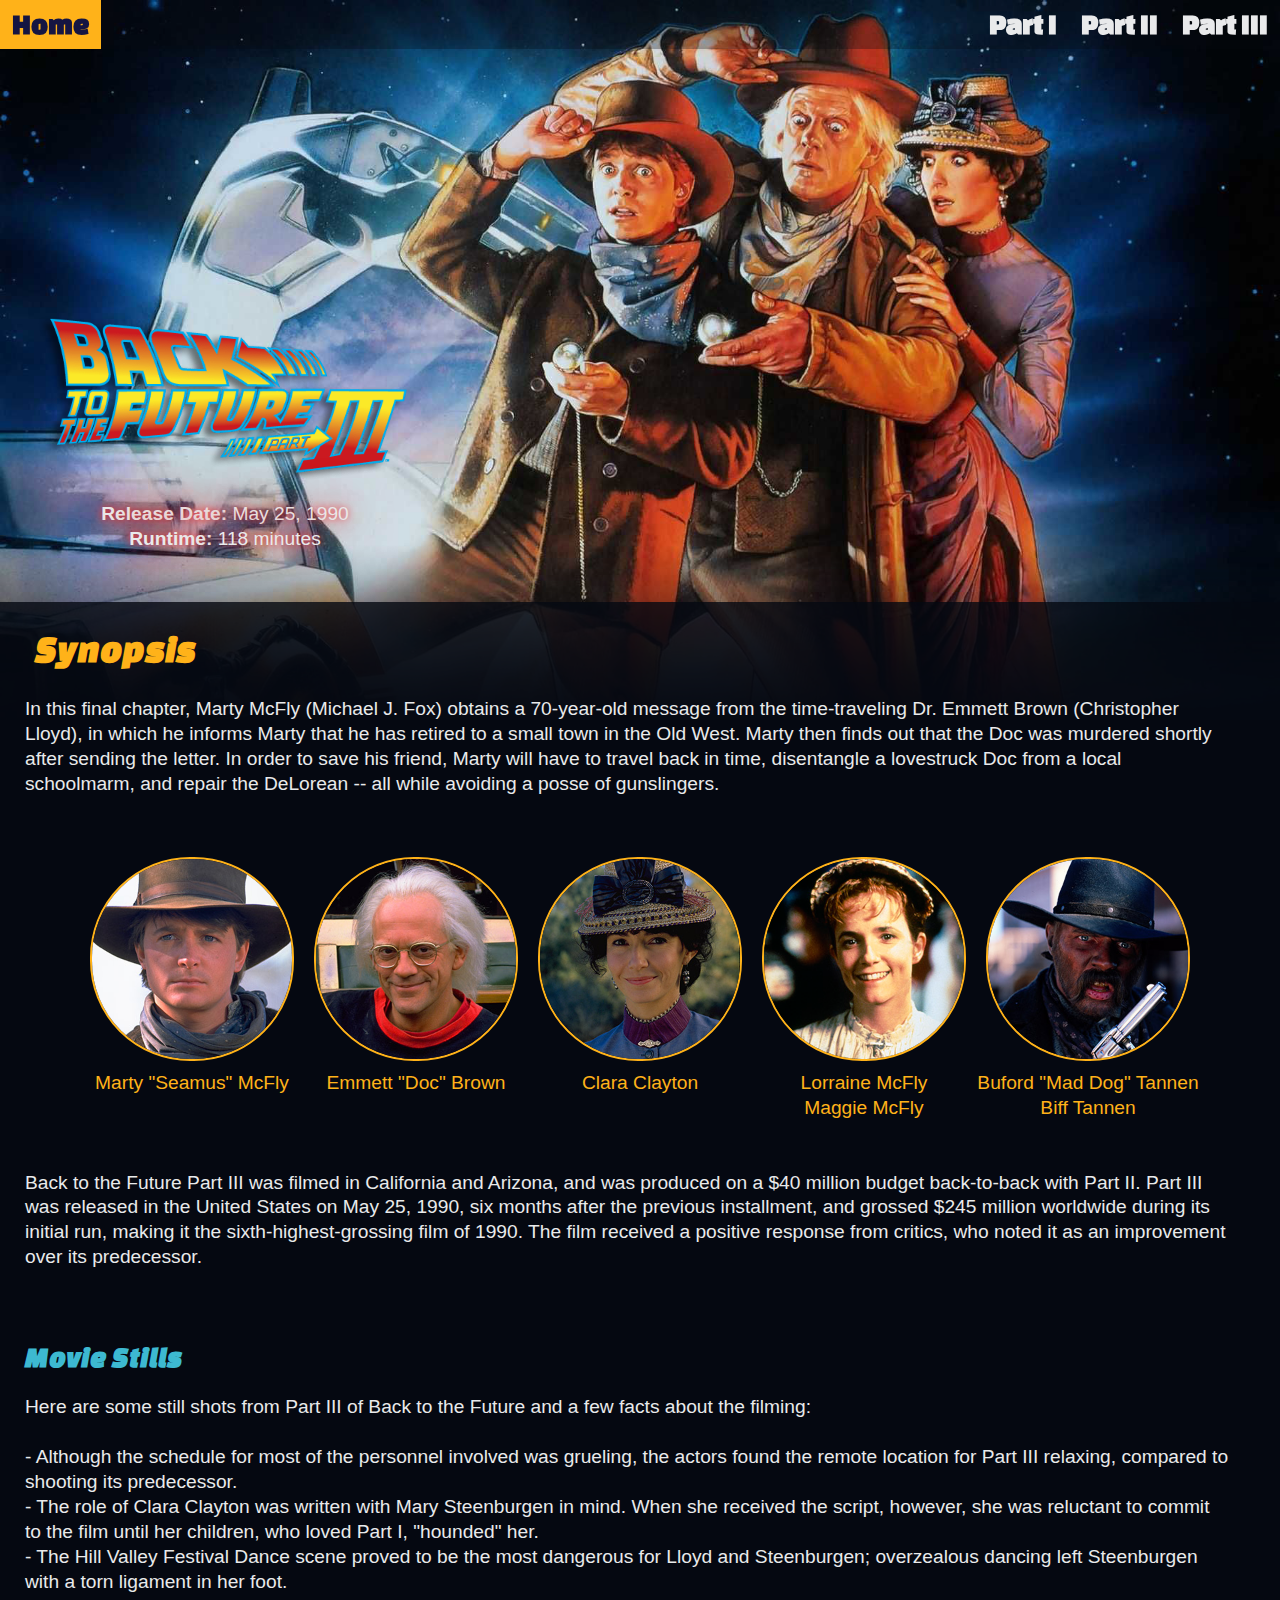
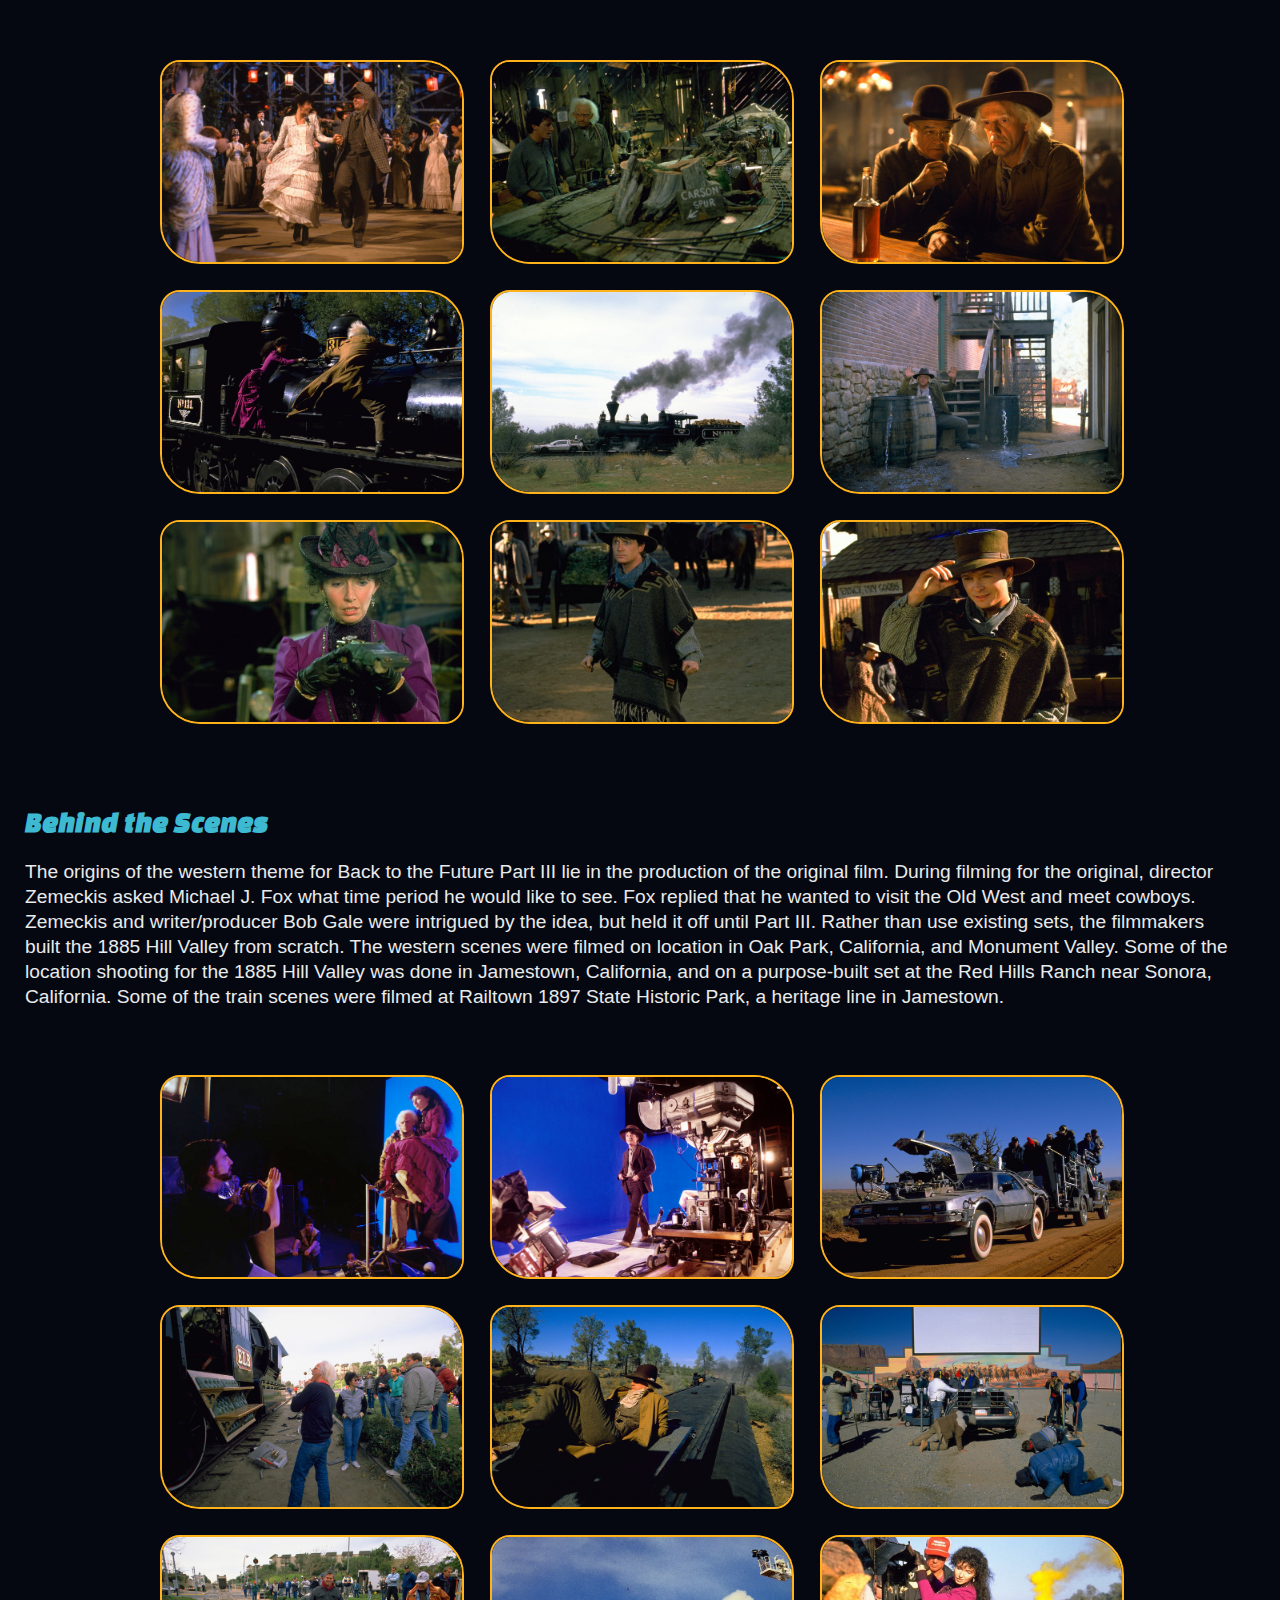
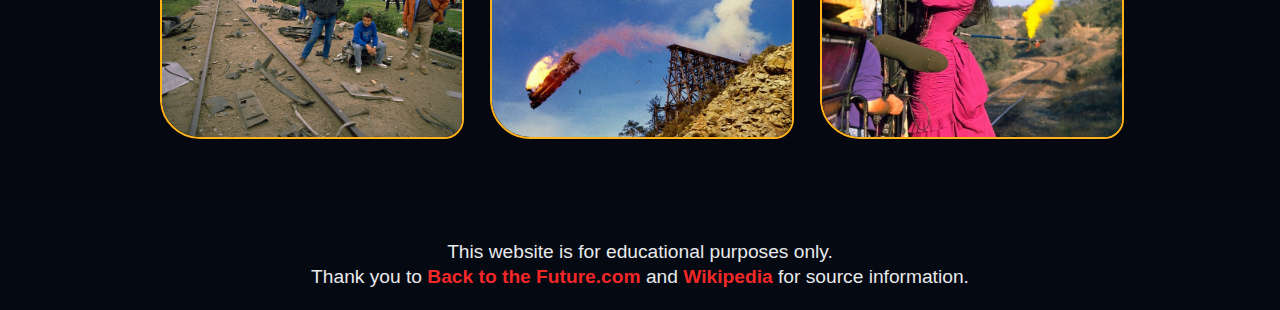
<file: part3.html>
<!DOCTYPE html>
<html lang="en">

<head>
    <meta charset="UTF-8">
    <meta http-equiv="X-UA-Compatible" content="IE=edge">
    <meta name="viewport" content="width=device-width, initial-scale=1.0">
    <meta name="description"
        content="Back to the Future, Marty McFly, Doc Brown, Great Scott!, 1.81 Gigawatts, 88MPH, Delorean">

        <link rel="preconnect" href="https://fonts.googleapis.com">
        <link rel="preconnect" href="https://fonts.gstatic.com" crossorigin>
        <link href="https://fonts.googleapis.com/css2?family=Changa+One&display=swap" rel="stylesheet"> 

    <link rel="icon" href="photos/favicon.jpg">
    <link rel="stylesheet" href="styles.css">


    <title>Back to the Future Part III</title>
</head>

<body class="body__p3">
    <header>
        <nav class="navbar">
            <a class="link navname" href="index.html">Home</a>
            <a class="link" href="part1.html">Part I</a>
            <a class="link" href="part2.html">Part II</a>
            <a class="link" href="part3.html">Part III</a>
        </nav>
    </header>

    <main>
        <section class="intro__p3">
            <img src="./photos/p3.logo.png" class="intro__p3-logo">
            <p class="intro__p3-logo-p"><strong>Release Date: </strong>May 25, 1990
                <br><strong>Runtime: </strong>118 minutes
            </p>
        </section>

        <section>
            <article class="art__p3">
                <h1>Synopsis</h1>
                <p class="art__p3-p">
                    In this final chapter, Marty McFly (Michael J. Fox) obtains a 70-year-old message from the
                    time-traveling Dr. Emmett Brown (Christopher Lloyd), in which he informs Marty that he has retired
                    to a small town in the Old West. Marty then finds out that the Doc was murdered shortly after
                    sending the letter. In order to save his friend, Marty will have to travel back in time, disentangle
                    a lovestruck Doc from a local schoolmarm, and repair the DeLorean -- all while avoiding a posse of
                    gunslingers.
                </p>
                    <div class="img__p3-cast-box">
                        <figure>
                            <img src="./photos/p3.marty.jpg" class="img__p3-cast" alt="Seamus aka Marty McFly">
                            <figcaption class="img__p3-cast-info">Marty "Seamus" McFly</figcaption>
                        </figure>
                        <figure>
                            <img src="./photos/p3.doc.jpg" class="img__p3-cast" alt="Emmett Doc Brown">
                            <figcaption class="img__p3-cast-info">Emmett "Doc" Brown</figcaption>
                        </figure>
                        <figure>
                            <img src="./photos/p3.clara.jpg" class="img__p3-cast" alt="Clara Clayton">
                            <figcaption class="img__p3-cast-info">Clara Clayton</figcaption>
                        </figure>
                        <figure>
                            <img src="./photos/p3.maggie.jpg" class="img__p3-cast" alt="Maggie aka Lorraine McFly">
                            <figcaption class="img__p3-cast-info">Lorraine McFly<br>Maggie McFly</figcaption>
                        </figure>
                        <figure>
                            <img src="./photos/p3.biff.jpg" class="img__p3-cast" alt="Mad Dog aka Biff Tannen">
                            <figcaption class="img__p3-cast-info">Buford "Mad Dog" Tannen<br>Biff Tannen</figcaption>
                        </figure>
                    </div>                    
                <p class="art__p3-p">
                    Back to the Future Part III was filmed in California and Arizona, and was produced on a $40 million
                    budget back-to-back with Part II. Part III was released in the United States on May 25, 1990, six
                    months after the previous installment, and grossed $245 million worldwide during its initial run,
                    making it the sixth-highest-grossing film of 1990. The film received a positive response from
                    critics, who noted it as an improvement over its predecessor.
                </p>
            </article>
        </section>

        <section>
            <article class="art__p3">
                <h2>Movie Stills</h2>
                <p class="art__p3-p">
                    Here are some still shots from Part III of Back to the Future and a few facts about the filming:
                </p>
                <p class="art__p3-p">- Although the schedule for most of the personnel involved was grueling, the actors
                    found the remote location for Part III relaxing, compared to shooting its predecessor.
                    <br>- The role of Clara Clayton was written with Mary Steenburgen in mind. When she
                    received the script, however, she was reluctant to commit to the film until her children, who loved Part I,
                    "hounded" her.
                    <br>- The Hill Valley Festival Dance scene proved to be the most dangerous for Lloyd and
                    Steenburgen; overzealous dancing left Steenburgen with a torn ligament in her foot.
                </p>
            </article>
            <article class="art__p3-imgs">
                <div class="img__p3-wrap">
                    <div class="img__p3-box">
                        <img class="img__p3-box-img" src="./photos/p3.img01.JPG" alt="Doc Brown and Clara Dancing.">
                        <div class="img__p3-caption">
                            <p class="img__p3-caption-p">
                                Doc Brown and Clara dance together at the Hill Valley Fesitval Dance.
                            </p>
                        </div>
                    </div>

                    <div class="img__p3-box">
                        <img class="img__p3-box-img" src="./photos/p3.img02.JPG" alt="Marty and Doc Brown planning.">
                        <div class="img__p3-caption">
                            <p class="img__p3-caption-p">
                                Marty and Doc Brown plot the route of the train to take them back to the future.
                            </p>
                        </div>
                    </div>

                    <div class="img__p3-box">
                        <img class="img__p3-box-img" src="./photos/p3.img04.JPG" alt="Doc Brown at the bar.">
                        <div class="img__p3-caption">
                            <p class="img__p3-caption-p">
                                Doc Brown drowns his sorrows of leaving Clara behind at the local bar.
                            </p>
                        </div>
                    </div>

                    <div class="img__p3-box">
                        <img class="img__p3-box-img" src="./photos/p3.img06.JPG" alt="Doc Brown and Clara on the train.">
                        <div class="img__p3-caption">
                            <p class="img__p3-caption-p">
                                Doc Brown tries to rescue Clara by pulling her into the train.
                            </p>
                        </div>
                    </div>

                    <div class="img__p3-box">
                        <img class="img__p3-box-img" src="./photos/p3.img07.JPG" alt="The train pushing the DeLorean.">
                        <div class="img__p3-caption">
                            <p class="img__p3-caption-p">
                                The train is used to get the DeLorean to 88MPH.
                            </p>
                        </div>
                    </div>

                    <div class="img__p3-box">
                        <img class="img__p3-box-img" src="./photos/p3.img08.JPG" alt="Doc Brown surrending to gun fire.">
                        <div class="img__p3-caption">
                            <p class="img__p3-caption-p">
                                Doc Brown surrenders after a gun fight.
                            </p>
                        </div>
                    </div>

                    <div class="img__p3-box">
                        <img class="img__p3-box-img" src="./photos/p3.img05.JPG" alt="Clara inspecting a DeLorean model.">
                        <div class="img__p3-caption">
                            <p class="img__p3-caption-p">
                                Clara inspects a small model of the DeLorean, she has ever seen a car before.
                            </p>
                        </div>
                    </div>

                    <div class="img__p3-box">
                        <img class="img__p3-box-img" src="./photos/p3.img09.JPG" alt="Marty stands his ground.">
                        <div class="img__p3-caption">
                            <p class="img__p3-caption-p">
                                Marty McFly stands his ground after being called "Yella"
                            </p>
                        </div>
                    </div>

                    <div class="img__p3-box">
                        <img class="img__p3-box-img" src="./photos/p3.img03.JPG" alt="Marty tipping his hat.">
                        <div class="img__p3-caption">
                            <p class="img__p3-caption-p">
                                Marty tips his hat to the locals in town.
                            </p>
                        </div>
                    </div>
                </div>
            </article>
        </section>

        <section>
            <article class="art__p3">
                <h2>Behind the Scenes</h2>
                <p class="art__p3-p">
                    The origins of the western theme for Back to the Future Part III lie in the production of the
                    original film. During filming for the original, director Zemeckis asked Michael J. Fox what time
                    period he would like to see. Fox replied that he wanted to visit the Old West and meet cowboys.
                    Zemeckis and writer/producer Bob Gale were intrigued by the idea, but held it off until Part III.
                    Rather than use existing sets, the filmmakers built the 1885 Hill Valley from scratch. The western
                    scenes were filmed on location in Oak Park, California, and Monument Valley. Some of the location
                    shooting for the 1885 Hill Valley was done in Jamestown, California, and on a purpose-built set at
                    the Red Hills Ranch near Sonora, California. Some of the train scenes were filmed at Railtown 1897
                    State Historic Park, a heritage line in Jamestown.
                </p>
            </article>

            <article class="art__p3-imgs">
                <div class="img__p3-wrap">
                    <div class="img__p3-box">
                        <img class="img__p3-box-img" src="./photos/p3.bs01.jpg" alt="Christopher Lloyd and Mary Steenburgen shooting a scene on blue screen.">
                        <div class="img__p3-caption">
                            <p class="img__p3-caption-p">
                                Christopher Lloyd and Mary Steenburg shooting a scene on blue screen.
                            </p>
                        </div>
                    </div>

                    <div class="img__p3-box">
                        <img class="img__p3-box-img" src="./photos/p3.bs02.jpg" alt="Michaal J. Fox shooting a town scene on blue screen.">
                        <div class="img__p3-caption">
                            <p class="img__p3-caption-p">
                                Michael J. Fox shooting a town scene on blue screen.
                            </p>
                        </div>
                    </div>

                    <div class="img__p3-box">
                        <img class="img__p3-box-img" src="./photos/p3.bs10.jpg" alt="The film crew ready the DeLorean for 88MPH.">
                        <div class="img__p3-caption">
                            <p class="img__p3-caption-p">
                                The film crew ready the DeLorean for 88MPH.
                            </p>
                        </div>
                    </div>

                    <div class="img__p3-box">
                        <img class="img__p3-box-img" src="./photos/p3.bs07.jpg" alt="Christopher Lloyd surveys the futuristc version of the train.">
                        <div class="img__p3-caption">
                            <p class="img__p3-caption-p">
                                Christopher Lloyd surveys the futuristc version of the train.
                            </p>
                        </div>
                    </div>

                    <div class="img__p3-box">
                        <img class="img__p3-box-img" src="./photos/p3.bs11.jpg" alt="Christopher Lloyd takes a well deserved break on top of the train.">
                        <div class="img__p3-caption">
                            <p class="img__p3-caption-p">
                                Christopher Lloyd takes a well deserved break on top of the train.
                            </p>
                        </div>
                    </div>

                    <div class="img__p3-box">
                        <img class="img__p3-box-img" src="./photos/p3.bs05.jpg" alt="The crew prepping the DeLorean to go 70 years into the past.">
                        <div class="img__p3-caption">
                            <p class="img__p3-caption-p">
                                The crew prepping the DeLorean to go 70 years into the past.
                            </p>
                        </div>
                    </div>

                    <div class="img__p3-box">
                        <img class="img__p3-box-img" src="./photos/p3.bs09.jpg" alt="The crew surveys the damage done to the DeLorean.">
                        <div class="img__p3-caption">
                            <p class="img__p3-caption-p">
                                The crew surveys the damage done to the DeLorean.
                            </p>
                        </div>
                    </div>

                    <div class="img__p3-box">
                        <img class="img__p3-box-img" src="./photos/p3.bs03.jpg" alt="The crew films the train going off the end of the rails and into a ravine from a crane.">
                        <div class="img__p3-caption">
                            <p class="img__p3-caption-p">
                                The crew films the train going off the end of the rails and into a ravine from a crane.
                            </p>
                        </div>
                    </div>

                    <div class="img__p3-box">
                        <img class="img__p3-box-img" src="./photos/p3.bs04.jpg" alt="Mary Steenburgen preps for a scene where she hangs onto the side of the train moving at high speed.">
                        <div class="img__p3-caption">
                            <p class="img__p3-caption-p">
                                Mary Steenburgen preps for a scene where she hangs onto the side of the train moving at high speed.
                            </p>
                        </div>
                    </div>
                </div>
            </article>
        </section>
    </main>

    <footer class="footer__p3">
        This website is for educational purposes only.
        <br>Thank you to
        <a href="https://www.backtothefuture.com/" target="_blank">
            Back to the Future.com
            <span class="screen-reader-link">
                (opens in a new tab)
            </span>
        </a> and <a href="https://en.wikipedia.org/wiki/Back_to_the_Future_Part_III" target="_blank">
            Wikipedia
            <span class="screen-reader-link">
                (opens in a new tab)
            </span> </a> for source information.
    </footer>
</body>
</html>
</file>
<file: styles.css>
* {
  margin: 0;
  border: 0;
}

:root {
  --navy: #151542;
  --gray: #77777d;
  --silver: #e9eaeb;
  --aqua: #3db9d1;
  --yellow: #ffb219;
  --orange: #f22727;
  --p3bg: #050912;
}

.body__p3 {
  background-image: url(./photos/p3.bg.png);
  background-color: var(--p3bg);
  background-attachment: fixed;
  background-repeat: no-repeat;
  background-size: 100%;
  min-height: 100vh;
  font-size: 1.2em;
  line-height: 1.3em;
  font-family: Helvetica, Arial, sans-serif;
}

a:link,
a:visited,
a:active {
  color: var(--orange);
  font-weight: bold;
  text-decoration: none;
}

a:hover {
  color: var(--aqua);
}

h1 {
  font-family: "Franklin Gothic Heavy", "Changa One", Impact;
  font-style: italic;
  color: var(--yellow);
  font-size: 2em;
  padding: 10px;
}

h2,
h3,
h4 {
  font-family: "Franklin Gothic Heavy", "Changa One", Impact;
  font-style: italic;
  color: var(--aqua);
  font-size: 1.5em;
  text-align: left;
}

ol {
  color: var(--silver)
}

/************** PART III --- Navigation Bar *****************/

nav {
  background-color: rgba(5, 9, 18, 0.3);
  position: fixed;
  display: flex;
  width: 100%;
  margin: 0;
  padding: 0;
  z-index: 999;
}

.navname {
  margin-right: auto;
}

.navbar a.link,
.navbar__p1 a.link {
  font-family: "Franklin Gothic Heavy", "Changa One", Impact;
  font-size: 1.5em;
  color: var(--silver);
  padding: 12px;
}

.navbar a:hover:not(.active),
.navbar__p1 a:hover:not(.active) {
  color: var(--navy);
  background-color: var(--yellow);
}

.navbar a.active,
.navbar_p1 a.active {
  background-color: rgb(0, 0, 0);
}

/************** PART III --- Title Intro/Logo *****************/

.intro__p3 {
  display: inline-block;
  padding-top: 300px;
  color: var(--silver);
}

.intro__p3-logo {
  width: 450px;
}

.intro__p1-logo {
  padding: 50px;
  width: 400px;
}

.intro__p3-logo-p {
  text-align: center;
  margin-bottom: 50px;
  text-shadow: 0 0 7px var(--orange), 0 0 31px var(--orange),
    0 0 92px var(--orange), 0 0 151px var(--orange);
}

/************** PART III --- Main Content *****************/

.art__p3 {
  background-color: rgba(5, 9, 18, 0.8);
  padding: 25px;
}

.art__p3-p {
  margin-top: 25px;
  margin-bottom: 25px;
  width: 98%;
  color: var(--silver);
  opacity: 1;
}

.art__p3-imgs {
  display: flex;
  justify-content: center;
  background-color: rgba(5, 9, 18, 0.8);
  margin: 0 auto;
  padding-bottom: 50px;
}

/***************** PART III --- Image Galleries *****************/

.img__p3-cast-box {
  display: flex;
  flex-direction: row;
  flex-wrap: wrap;
  justify-content: center;
  overflow: hidden;
  margin-top: 50px;
}

.img__p3-cast {
  display: block;
  width: 200px;
  border-radius: 100px;
  border: 2px solid var(--yellow);
  margin: 10px;
}

.img__p3-cast-info {
  margin-bottom: 25px;
  color: var(--yellow);
  text-align: center;
}

.img__p3-wrap {
  display: flex;
  flex-direction: row;
  flex-wrap: wrap;
  justify-content: center;
  overflow: hidden;
}

.img__p3-box {
  display: block;
  width: 300px;
  height: 200px;
  position: relative;
  margin: 15px;
  cursor: pointer;
}

.img__p3-box-img {
  width: 300px;
  height: 200px;
  position: absolute;
  border-radius: 20px 40px;
  border: 2px solid var(--yellow);
}

.img__p3-caption {
  width: 100%;
  height: 100%;
  background: rgba(43, 46, 51, 0.9);
  position: absolute;
  opacity: 0;
  border-radius: 20px 40px;
  border: 2px solid var(--yellow);
  transition: all 600ms ease-in-out;
  -webkit-transition: all 600ms ease-in-out;
  -moz-transition: all 600ms ease-in-out;
  -o-transition: all 600ms ease-in-out;
  -ms-transition: all 600ms ease-in-out;
}

.img__p3-caption-p {
  margin-top: 50px;
  padding: 10px;
  text-align: center;
  color: var(--yellow);
}

.img__p3-box:hover .img__p3-caption {
  opacity: 1;
}

/***************** Back to the Future II *********************/
.body__p2 {
  background-image: url(photos/NBP-grit-13\ copy.jpg);
  margin: auto;
  padding: 0;
  background-color: var(--p2bg);
  background-attachment: fixed;
  background-repeat: no-repeat;
  background-size: 100%;
  min-height: 100vh;
  font-size: 1.2em;
  line-height: 1.2em;
  font-family: Helvetica, Arial, sans-serif;
}

/***************** Part II Nav Bar & logo ********************/

.intro__p2 {
  display: inline-block;
  padding-top: 300px;
  color: var(--silver);
}

.intro__p2-logo {
  width: 450px;
}

.intro__p2-logo-p {
  text-align: center;
  font-size: 20px;
  line-height: 25px;
  padding-left: 30px;
  text-shadow: 0 0 7px var(--orange), 0 0 31px var(--orange),
    0 0 92px var(--orange), 0 0 100px var(--orange);
}

/*****************  PART II --- Original content  ******************/

#hero {
  height: 900px;
  background-image: url(photos/bttf2covergraphic.jpg);
  background-size: cover;
  background-position: top;
  display: flex;
  flex-direction: column;
  justify-content: space-evenly;
  align-items: start;
  max-height: 450px;
  margin-bottom: 0;
  padding-left: 30px;
}

.img__p2-cast {
  display: block;
  width: 200px;
  border-radius: 100px;
  border: 2px solid var(--yellow);
  margin: 10px;
}

.img__p2-cast-info {
  margin-bottom: 25px;
  color: var(--yellow);
  text-align: center;
}

.img__p3-boxv {
  float: left;
  width: 300px;
  height: 450px;
  position: relative;
  margin: 15px;
  cursor: pointer;
}

.img__p3-box-imgv {
  width: 300px;
  height: 450px;
  position: absolute;
  border-radius: 20px 40px;
  border: 2px solid var(--yellow);
}

.img__p3-captionv {
  width: 100%;
  height: 100%;
  background: rgba(43, 46, 51, 1);
  position: absolute;
  opacity: 0;
  border-radius: 20px 40px;
  border: 2px solid var(--yellow);
  transition: all 600ms ease-in-out;
  -webkit-transition: all 600ms ease-in-out;
  -moz-transition: all 600ms ease-in-out;
  -o-transition: all 600ms ease-in-out;
  -ms-transition: all 600ms ease-in-out;
}

.img__p3-caption-pv {
  padding: 10px;
  text-align: center;
  color: var(--yellow);
}

.img__p3-boxv:hover .img__p3-captionv {
  opacity: 1;
}

#img-boxes-p2 {
  margin: 0 50px;
}

.vimages {
  padding: 50px;
  display: flex;
  justify-content: center;
  background-color: rgba(5, 9, 18, 0.8);
  margin: 0 auto;
}

/*****************  PART 1  ******************/

.body__p1 {
  background-image: url(./photos/p1_hero-image.jpeg);
  background-size: 100%;
  font-size: 1.2rem;
  line-height: 1.3em;
  min-height: 100vh;
  background-repeat: no-repeat;
  background-color: var(--p3bg);
  color: var(--gray);
  font-family: Helvetica, Arial, sans-serif;
  background-attachment: fixed;
}

.screen-reader-link {
  position: absolute;
  width: 1px;
  clip: rect(0 0 0 0);
  overflow: hidden;
  white-space: nowrap;
}

.footer__p3 {
  text-align: center;
  margin-top: 20px;
  background-color: var(--p3bg);
  color: var(--silver);
  padding: 20px;
}

/**************** HOME ************************/

.body__index {
  background-image: url(./photos/background.jpeg);
  background-color: var(--p3bg);
  background-attachment: fixed;
  background-repeat: no-repeat;
  background-size: 100%;
  min-height: 100vh;
  font-size: 1.2em;
  line-height: 1.3em;
  font-family: Helvetica, Arial, sans-serif;
}

.animation  {
  position: relative;
  top: 50%;
  left: 0px;
  animation: fly .5s linear forwards;
  animation-timing-function: ease-out;
  animation-name: flying; 
  position: relative;
  top: 50%;
  left: 0px;
  animation: fly .5s linear forwards;
}
  
 @keyframes fly {
  0% {
   transform: translateX(0px);
  }
  90% {
   transform: translateX(1000px);
  }
   100% {
    opacity: 0;
    display: none;
   }
  }

/****************PART 2 MEDIA QUERIES ********************/

@media screen and (max-width: 820px) {
  #hero img {
    width: 250px;
    float: left;
  }

  #hero .intro__p2-logo-p {
    font-size: 18px;
    text-align: start;
  }

  #hero {
    background-image: url(photos/bttf2covergraphic.jpg);
    background-size: cover;
    background-position: top;
    display: flex;
    flex-direction: column;
    justify-content: center;
    align-items: start;
    max-height: 450px;
    margin-bottom: 0;
  }

  .body__p2 {
    background-image: url(photos/NBP-grit-13\ copy.jpg);
    margin: auto;
    padding: 0;
    background-color: var(--p2bg);
    background-attachment: scroll;
    background-repeat: repeat;
    justify-content: center;
  }

  .img__p3-boxv {
    display: none;
  }
}

/**************** Queries ************************/

@media screen and (max-width: 600px) {
  .navbar a.link {
    font-size: 20px;
    color: var(--silver);
    padding: 12px;
  }

  .intro__p3 {
    display: inline-block;
    padding-top: 430px;
    color: var(--silver);
  }

  .intro__p3-logo {
    width: 300px;
  }

  .intro__p1-logo {
    padding: 40px;
    width: 200px;
  }

  .body__p1 {
    background-size: 260%;
    background-position: 70% 0;
  }

  .body__index {
    background-size: 250%;
    background-position: 70% 0;
  }

  .body__p3 {
    background-size: 270%;
    background-position: 65% 0;
  }

  h1 {
    font-size: 30px;
  }

  .sec__img-p3 {
    display: flex;
    justify-content: center;
  }

  .img__p3-wrap {
    max-width: min-content;
  }

  .animation img {
   width: 250px;
  }
}
</file>
